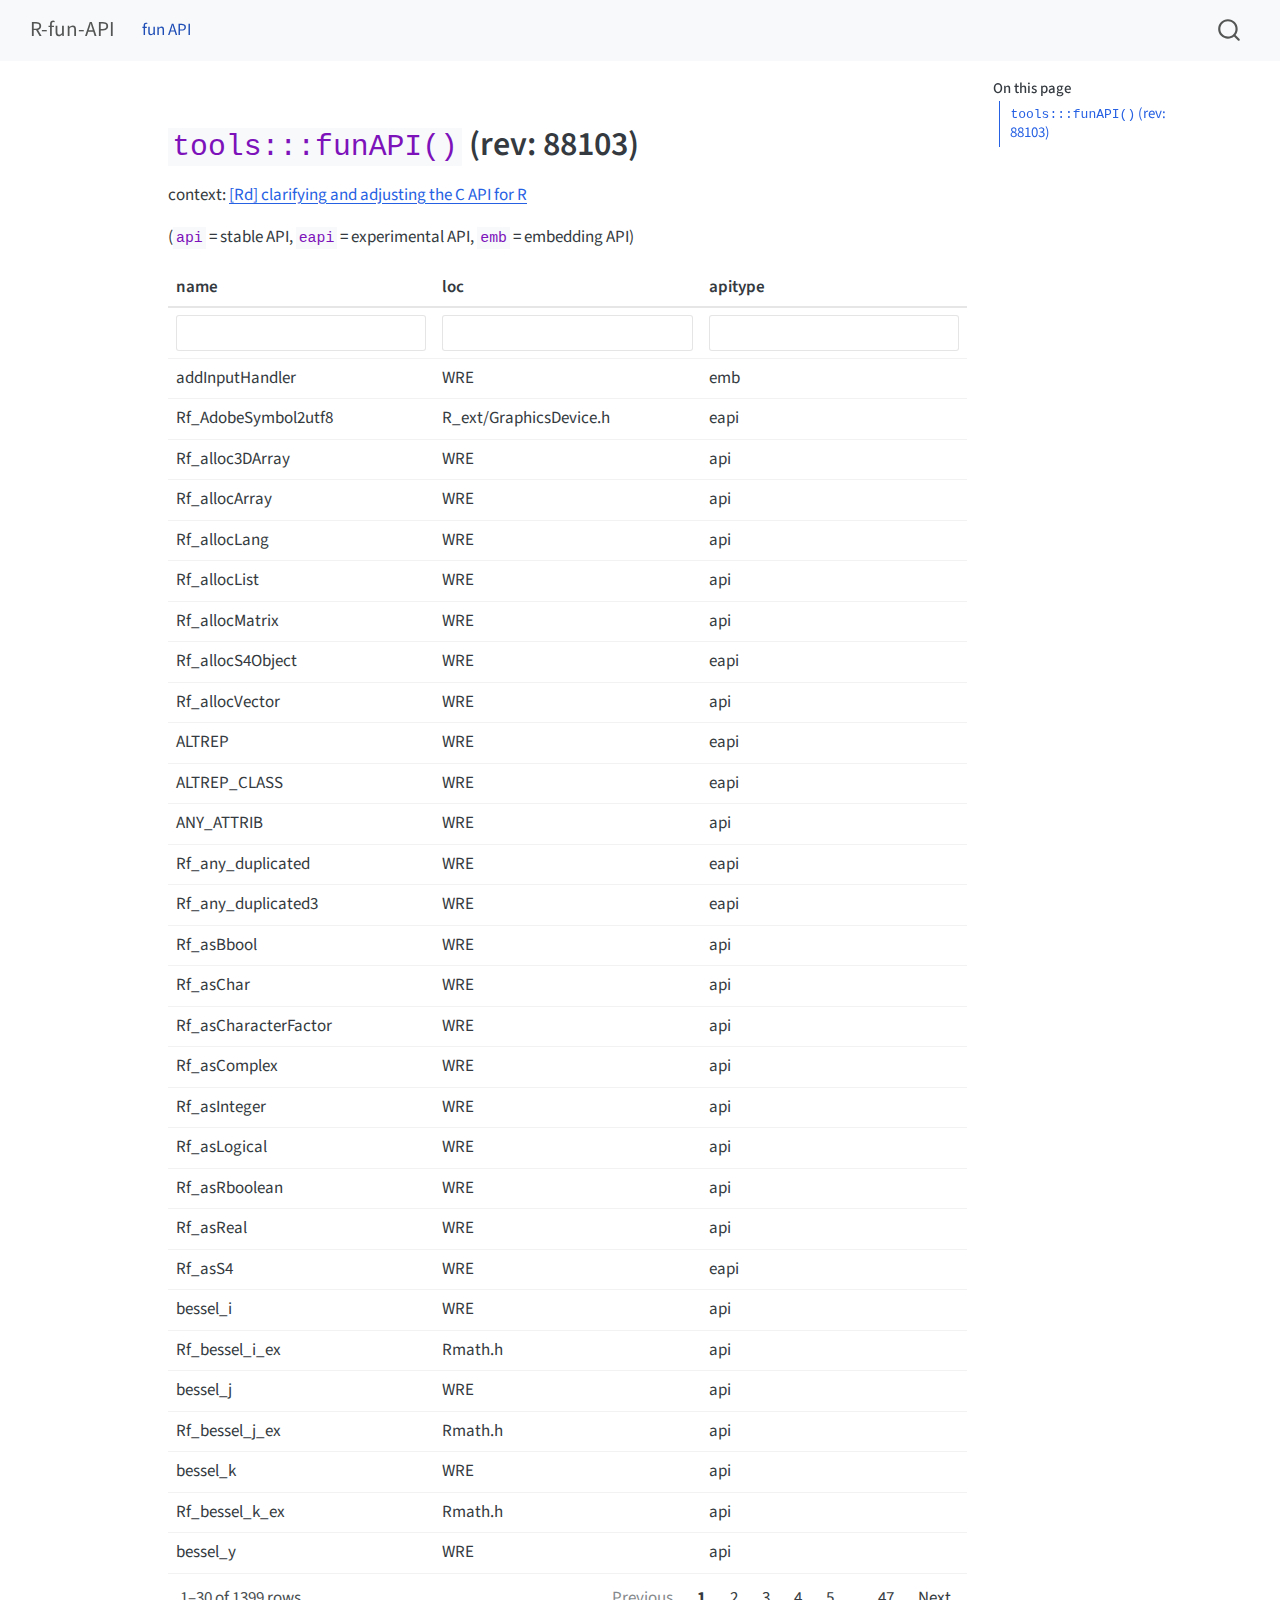
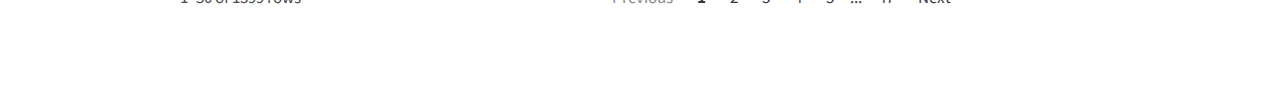
<file: index.html>
<!DOCTYPE html>
<html xmlns="http://www.w3.org/1999/xhtml" lang="en" xml:lang="en"><head>

<meta charset="utf-8">
<meta name="generator" content="quarto-1.6.43">

<meta name="viewport" content="width=device-width, initial-scale=1.0, user-scalable=yes">


<title>R-fun-API</title>
<style>
code{white-space: pre-wrap;}
span.smallcaps{font-variant: small-caps;}
div.columns{display: flex; gap: min(4vw, 1.5em);}
div.column{flex: auto; overflow-x: auto;}
div.hanging-indent{margin-left: 1.5em; text-indent: -1.5em;}
ul.task-list{list-style: none;}
ul.task-list li input[type="checkbox"] {
  width: 0.8em;
  margin: 0 0.8em 0.2em -1em; /* quarto-specific, see https://github.com/quarto-dev/quarto-cli/issues/4556 */ 
  vertical-align: middle;
}
</style>


<script src="site_libs/quarto-nav/quarto-nav.js"></script>
<script src="site_libs/quarto-nav/headroom.min.js"></script>
<script src="site_libs/clipboard/clipboard.min.js"></script>
<script src="site_libs/quarto-search/autocomplete.umd.js"></script>
<script src="site_libs/quarto-search/fuse.min.js"></script>
<script src="site_libs/quarto-search/quarto-search.js"></script>
<meta name="quarto:offset" content="./">
<script src="site_libs/quarto-html/quarto.js"></script>
<script src="site_libs/quarto-html/popper.min.js"></script>
<script src="site_libs/quarto-html/tippy.umd.min.js"></script>
<script src="site_libs/quarto-html/anchor.min.js"></script>
<link href="site_libs/quarto-html/tippy.css" rel="stylesheet">
<link href="site_libs/quarto-html/quarto-syntax-highlighting-d4d76bf8491c20bad77d141916dc28e1.css" rel="stylesheet" id="quarto-text-highlighting-styles">
<script src="site_libs/bootstrap/bootstrap.min.js"></script>
<link href="site_libs/bootstrap/bootstrap-icons.css" rel="stylesheet">
<link href="site_libs/bootstrap/bootstrap-8647a4a42273f773479d27c00df3f9ed.min.css" rel="stylesheet" append-hash="true" id="quarto-bootstrap" data-mode="light">
<script id="quarto-search-options" type="application/json">{
  "location": "navbar",
  "copy-button": false,
  "collapse-after": 3,
  "panel-placement": "end",
  "type": "overlay",
  "limit": 50,
  "keyboard-shortcut": [
    "f",
    "/",
    "s"
  ],
  "show-item-context": false,
  "language": {
    "search-no-results-text": "No results",
    "search-matching-documents-text": "matching documents",
    "search-copy-link-title": "Copy link to search",
    "search-hide-matches-text": "Hide additional matches",
    "search-more-match-text": "more match in this document",
    "search-more-matches-text": "more matches in this document",
    "search-clear-button-title": "Clear",
    "search-text-placeholder": "",
    "search-detached-cancel-button-title": "Cancel",
    "search-submit-button-title": "Submit",
    "search-label": "Search"
  }
}</script>
<script src="site_libs/core-js-2.5.3/shim.min.js"></script>
<script src="site_libs/react-18.2.0/react.min.js"></script>
<script src="site_libs/react-18.2.0/react-dom.min.js"></script>
<script src="site_libs/reactwidget-2.0.0/react-tools.js"></script>
<link href="site_libs/htmltools-fill-0.5.8.1/fill.css" rel="stylesheet">
<script src="site_libs/htmlwidgets-1.6.4/htmlwidgets.js"></script>
<link href="site_libs/reactable-0.4.4/reactable.css" rel="stylesheet">
<script src="site_libs/reactable-binding-0.4.4/reactable.js"></script>


<link rel="stylesheet" href="styles.css">
</head>

<body class="nav-fixed">

<div id="quarto-search-results"></div>
  <header id="quarto-header" class="headroom fixed-top">
    <nav class="navbar navbar-expand-lg " data-bs-theme="dark">
      <div class="navbar-container container-fluid">
      <div class="navbar-brand-container mx-auto">
    <a class="navbar-brand" href="./index.html">
    <span class="navbar-title">R-fun-API</span>
    </a>
  </div>
            <div id="quarto-search" class="" title="Search"></div>
          <button class="navbar-toggler" type="button" data-bs-toggle="collapse" data-bs-target="#navbarCollapse" aria-controls="navbarCollapse" role="menu" aria-expanded="false" aria-label="Toggle navigation" onclick="if (window.quartoToggleHeadroom) { window.quartoToggleHeadroom(); }">
  <span class="navbar-toggler-icon"></span>
</button>
          <div class="collapse navbar-collapse" id="navbarCollapse">
            <ul class="navbar-nav navbar-nav-scroll me-auto">
  <li class="nav-item">
    <a class="nav-link active" href="./index.html" aria-current="page"> 
<span class="menu-text">fun API</span></a>
  </li>  
</ul>
          </div> <!-- /navcollapse -->
            <div class="quarto-navbar-tools">
</div>
      </div> <!-- /container-fluid -->
    </nav>
</header>
<!-- content -->
<div id="quarto-content" class="quarto-container page-columns page-rows-contents page-layout-article page-navbar">
<!-- sidebar -->
<!-- margin-sidebar -->
    <div id="quarto-margin-sidebar" class="sidebar margin-sidebar">
        <nav id="TOC" role="doc-toc" class="toc-active">
    <h2 id="toc-title">On this page</h2>
   
  <ul>
  <li><a href="#toolsfunapi-rev-88103" id="toc-toolsfunapi-rev-88103" class="nav-link active" data-scroll-target="#toolsfunapi-rev-88103"><code>tools:::funAPI()</code> (rev: 88103)</a></li>
  </ul>
</nav>
    </div>
<!-- main -->
<main class="content" id="quarto-document-content"><header id="title-block-header" class="quarto-title-block"></header>




<section id="toolsfunapi-rev-88103" class="level1">
<h1><code>tools:::funAPI()</code> (rev: 88103)</h1>
<p>context: <a href="https://stat.ethz.ch/pipermail/r-devel/2024-June/083449.html">[Rd] clarifying and adjusting the C API for R</a></p>
<p>(<code>api</code> = stable API, <code>eapi</code> = experimental API, <code>emb</code> = embedding API)</p>
<div class="cell">
<div class="cell-output-display">
<div class="reactable html-widget html-fill-item" id="htmlwidget-7a73a5cddb2004047da0" style="width:auto;height:auto;"></div>
<script type="application/json" data-for="htmlwidget-7a73a5cddb2004047da0">{"x":{"tag":{"name":"Reactable","attribs":{"data":{"name":["addInputHandler","Rf_AdobeSymbol2utf8","Rf_alloc3DArray","Rf_allocArray","Rf_allocLang","Rf_allocList","Rf_allocMatrix","Rf_allocS4Object","Rf_allocVector","ALTREP","ALTREP_CLASS","ANY_ATTRIB","Rf_any_duplicated","Rf_any_duplicated3","Rf_asBbool","Rf_asChar","Rf_asCharacterFactor","Rf_asComplex","Rf_asInteger","Rf_asLogical","Rf_asRboolean","Rf_asReal","Rf_asS4","bessel_i","Rf_bessel_i_ex","bessel_j","Rf_bessel_j_ex","bessel_k","Rf_bessel_k_ex","bessel_y","Rf_bessel_y_ex","beta","CAAR","CAD4R","CAD5R","CADDDR","CADDR","CADR","CAR","CDAR","CDDDR","CDDR","CDR","cgmin","CHAR","Rf_charIsASCII","Rf_charIsLatin1","Rf_charIsUTF8","choose","Rf_classgets","CleanEd","CLEAR_ATTRIB","Rf_coerceVector","Rf_col2name","COMPLEX","COMPLEX_ELT","COMPLEX_GET_REGION","COMPLEX_OR_NULL","COMPLEX_RO","Rf_cons","CONS","Rf_copyListMatrix","Rf_copyMatrix","Rf_copyMostAttrib","Rf_copyVector","cospi","Rf_cPsort","Rf_CreateAtVector","Rf_curDevice","d1mach","dasum_","DATAPTR_OR_NULL","DATAPTR_RO","daxpy_","dbdsdc_","dbdsqr_","Rf_dbeta","Rf_dbinom","Rf_dbinom_raw","dcabs1_","Rf_dcauchy","dchdc_","dchdd_","dchex_","Rf_dchisq","dchud_","dcopy_","ddisna_","ddot_","Rf_defineVar","delztg","Rf_desc2GEDesc","Rf_dexp","Rf_df","Rf_dgamma","dgbbrd_","dgbco_","dgbcon_","dgbdi_","dgbequ_","dgbfa_","dgbmv_","dgbrfs_","dgbsl_","dgbsv_","dgbsvx_","dgbtf2_","dgbtrf_","dgbtrs_","dgebak_","dgebal_","dgebd2_","dgebrd_","dgeco_","dgecon_","dgedi_","dgeequ_","dgees_","dgeesx_","dgeev_","dgeevx_","dgefa_","dgegs_","dgegv_","dgehd2_","dgehrd_","dgelq2_","dgelqf_","dgels_","dgelsd_","dgelss_","dgelsx_","dgelsy_","dgemm_","dgemv_","Rf_dgeom","dgeql2_","dgeqlf_","dgeqp3_","dgeqpf_","dgeqr2_","dgeqrf_","dger_","dgerfs_","dgerq2_","dgerqf_","dgesc2_","dgesdd_","dgesl_","dgesv_","dgesvd_","dgesvx_","dgetc2_","dgetf2_","dgetrf_","dgetri_","dgetrs_","dggbak_","dggbal_","dgges_","dggesx_","dggev_","dggevx_","dggglm_","dgghrd_","dgglse_","dggqrf_","dggrqf_","dggsvd_","dggsvp_","dgtcon_","dgtrfs_","dgtsl_","dgtsv_","dgtsvx_","dgttrf_","dgttrs_","dgtts2_","dhgeqz_","dhsein_","dhseqr_","Rf_dhyper","digamma","Rf_dimgets","Rf_dimnamesgets","disnan_","dlabad_","dlabrd_","dlacon_","dlacpy_","dladiv_","dlae2_","dlaebz_","dlaed0_","dlaed1_","dlaed2_","dlaed3_","dlaed4_","dlaed5_","dlaed6_","dlaed7_","dlaed8_","dlaed9_","dlaeda_","dlaein_","dlaev2_","dlaexc_","dlag2_","dlags2_","dlagtf_","dlagtm_","dlagts_","dlagv2_","dlahqr_","dlahrd_","dlaic1_","dlaln2_","dlals0_","dlalsa_","dlalsd_","dlamc1_","dlamc2_","dlamc3_","dlamc4_","dlamc5_","dlamch_","dlamrg_","dlangb_","dlange_","dlangt_","dlanhs_","dlansb_","dlansp_","dlanst_","dlansy_","dlantb_","dlantp_","dlantr_","dlanv2_","dlapll_","dlapmt_","dlapy2_","dlapy3_","dlaqgb_","dlaqge_","dlaqp2_","dlaqps_","dlaqsb_","dlaqsp_","dlaqsy_","dlaqtr_","dlar1v_","dlar2v_","dlarf_","dlarfb_","dlarfg_","dlarft_","dlarfx_","dlargv_","dlarnv_","dlarrb_","dlarre_","dlarrf_","dlarrv_","dlartg_","dlartv_","dlaruv_","dlarz_","dlarzb_","dlarzt_","dlas2_","dlascl_","dlasd0_","dlasd1_","dlasd2_","dlasd3_","dlasd4_","dlasd5_","dlasd6_","dlasd7_","dlasd8_","dlasd9_","dlasda_","dlasdq_","dlasdt_","dlaset_","dlasq1_","dlasq2_","dlasq3_","dlasq4_","dlasq5_","dlasq6_","dlasr_","dlasrt_","dlassq_","dlasv2_","dlaswp_","dlasy2_","dlasyf_","dlatbs_","dlatdf_","dlatps_","dlatrd_","dlatrs_","dlatrz_","dlatzm_","dlauu2_","dlauum_","Rf_dlnorm","Rf_dlogis","Rf_dnbeta","Rf_dnbinom","Rf_dnbinom_mu","Rf_dnchisq","Rf_dnf","Rf_dnorm4","dnrm2_","Rf_dnt","Rf_doesIdle","Rf_doIdle","Rf_doKeybd","Rf_doMouseEvent","dopgtr_","dopmtr_","dorg2l_","dorg2r_","dorgbr_","dorghr_","dorgl2_","dorglq_","dorgql_","dorgqr_","dorgr2_","dorgrq_","dorgtr_","dorm2l_","dorm2r_","dormbr_","dormhr_","dorml2_","dormlq_","dormql_","dormqr_","dormr2_","dormr3_","dormrq_","dormrz_","dormtr_","dpbco_","dpbcon_","dpbdi_","dpbequ_","dpbfa_","dpbrfs_","dpbsl_","dpbstf_","dpbsv_","dpbsvx_","dpbtf2_","dpbtrf_","dpbtrs_","dpftrf_","dpoco_","dpocon_","dpodi_","dpoequ_","dpofa_","Rf_dpois","Rf_dpois_raw","dporfs_","dposl_","dposv_","dposvx_","dpotf2_","dpotrf_","dpotrf2_","dpotri_","dpotrs_","dppco_","dppcon_","dppdi_","dppequ_","dppfa_","dpprfs_","dppsl_","dppsv_","dppsvx_","dpptrf_","dpptri_","dpptrs_","dpsifn","dpstrf_","dptcon_","dpteqr_","dptrfs_","dptsl_","dptsv_","dptsvx_","dpttrf_","dpttrs_","dptts2_","dqrdc_","dqrsl_","drot_","drotg_","drotm_","drotmg_","drscl_","dsbev_","dsbevd_","dsbevx_","dsbgst_","dsbgv_","dsbgvd_","dsbgvx_","dsbmv_","dsbtrd_","dscal_","dsico_","dsidi_","dsifa_","Rf_dsignrank","dsisl_","dspco_","dspcon_","dspdi_","dspev_","dspevd_","dspevx_","dspfa_","dspgst_","dspgv_","dspgvd_","dspgvx_","dspmv_","dspr_","dspr2_","dsprfs_","dspsl_","dspsv_","dspsvx_","dsptrd_","dsptrf_","dsptri_","dsptrs_","dstebz_","dstedc_","dstegr_","dstein_","dsteqr_","dsterf_","dstev_","dstevd_","dstevr_","dstevx_","dsvdc_","dswap_","dsycon_","dsyequb_","dsyev_","dsyevd_","dsyevr_","dsyevx_","dsygs2_","dsygst_","dsygv_","dsygvd_","dsygvx_","dsymm_","dsymv_","dsyr_","dsyr2_","dsyr2k_","dsyrfs_","dsyrk_","dsysv_","dsysvx_","dsytd2_","dsytf2_","dsytrd_","dsytrf_","dsytri_","dsytrs_","Rf_dt","dtbcon_","dtbmv_","dtbrfs_","dtbsv_","dtbtrs_","dtfsm_","dtgevc_","dtgex2_","dtgexc_","dtgsen_","dtgsja_","dtgsna_","dtgsy2_","dtgsyl_","dtpcon_","dtpmv_","dtprfs_","dtpsv_","dtptri_","dtptrs_","dtpttr_","dtrco_","dtrcon_","dtrevc_","dtrexc_","dtrmm_","dtrmv_","dtrrfs_","dtrsen_","dtrsl_","dtrsm_","dtrsna_","dtrsv_","dtrsyl_","dtrti2_","dtrtri_","dtrtrs_","dtrttf_","dtrttp_","dtzrqf_","dtzrzf_","Rf_dunif","Rf_duplicate","DUPLICATE_ATTRIB","Rf_duplicated","Rf_dweibull","Rf_dwilcox","dzasum_","dznrm2_","dzsum1_","Rf_elt","Rf_endEmbeddedR","Rf_error","Rf_errorcall","Rf_eval","exp_rand","expm1","Rf_findFun","findInterval","findInterval2","fmax2","fmin2","fprec","fpu_setup","fround","fsign","ftrunc","gammafn","Rf_GAxisPars","GE_LENDget","GE_LENDpar","GE_LJOINget","GE_LJOINpar","GE_LTYget","GE_LTYpar","GEaddDevice","GEaddDevice2","GEaddDevice2f","GECap","GEcheckState","GECircle","GEcontourLines","GEcopyDisplayList","GEcreateDevDesc","GEcreateSnapshot","GEcurrentDevice","GEdestroyDevDesc","GEdeviceDirty","GEdeviceNumber","GEdirtyDevice","GEExpressionHeight","GEExpressionMetric","GEExpressionWidth","GEFill","GEFillStroke","GEfromDeviceHeight","GEfromDeviceWidth","GEfromDeviceX","GEfromDeviceY","GEgetDevice","GEGlyph","GEhandleEvent","GEinitDisplayList","GEkillDevice","GELine","GEMathText","GEMetricInfo","GEMode","GENewPage","GEnullDevice","GEonExit","GEPath","GEplayDisplayList","GEplaySnapshot","GEPolygon","GEPolyline","GEPretty","GERaster","GErecordGraphicOperation","GErecording","GERect","GEregisterSystem","GEregisterWithDevice","GESetClip","GEStrHeight","GEstring_to_pch","GEStrMetric","GEStroke","GEStrWidth","GESymbol","GEsystemState","Rf_GetArrayDimnames","Rf_getAttrib","Rf_getCharCE","Rf_GetColNames","GEText","getInputHandler","Rf_GetMatrixDimnames","GEtoDeviceHeight","GEtoDeviceWidth","GEtoDeviceX","GEtoDeviceY","Rf_GetOption1","Rf_GetOptionWidth","GetRNGstate","Rf_GetRowNames","GEunregisterSystem","GEXspline","i1mach","idamax_","ilaenv_","ilaver_","imax2","imin2","Rf_inherits","Rf_initEmbeddedR","Rf_initialize_R","Rf_install","Rf_installChar","Rf_installTrChar","INTEGER","INTEGER_ELT","INTEGER_GET_REGION","INTEGER_IS_SORTED","INTEGER_NO_NA","INTEGER_OR_NULL","INTEGER_RO","integr_fn","interv","Rf_iPsort","IS_LONG_VEC","IS_SCALAR","Rf_isArray","Rf_isBlankString","Rf_isComplex","Rf_isDataFrame","Rf_isEnvironment","Rf_isExpression","Rf_isFactor","Rf_isFunction","Rf_isInteger","Rf_isLanguage","Rf_isList","Rf_isLogical","Rf_isMatrix","ISNA","ISNAN","Rf_isNewList","Rf_isNull","Rf_isNumber","Rf_isNumeric","Rf_isObject","Rf_isOrdered","Rf_isPairList","Rf_isPrimitive","Rf_isReal","Rf_isS4","Rf_isString","Rf_isSymbol","Rf_isTs","Rf_isUnordered","Rf_isUnsorted","Rf_isVector","Rf_isVectorAtomic","Rf_isVectorizable","Rf_isVectorList","izamax_","izmax1_","Rf_jump_to_toplevel","Rf_KillAllDevices","Rf_killDevice","Rf_lang1","Rf_lang2","Rf_lang3","Rf_lang4","Rf_lang5","Rf_lang6","Rf_lastElt","lbeta","lbfgsb","lchoose","Rf_lcons","LCONS","Rf_length","LENGTH","Rf_lengthgets","lgamma1p","lgammafn","Rf_lgammafn_sign","Rf_list1","Rf_list2","Rf_list3","Rf_list4","Rf_list5","Rf_list6","Rf_listAppend","log1mexp","log1p","log1pexp","log1pmx","LOGICAL","LOGICAL_ELT","LOGICAL_GET_REGION","LOGICAL_NO_NA","LOGICAL_OR_NULL","LOGICAL_RO","logspace_add","logspace_sub","logspace_sum","lsame_","Rf_mainloop","MARK_NOT_MUTABLE","Rf_match","MAYBE_REFERENCED","MAYBE_SHARED","Rf_mkChar","Rf_mkCharCE","Rf_mkCharLen","Rf_mkCharLenCE","Rf_mkNamed","Rf_mkString","Rf_namesgets","Rf_ncols","Rf_ndevNumber","Rf_NewFrameConfirm","Rf_nextDevice","Rf_nlevels","nmmin","NO_REFERENCES","Rf_NoDevices","norm_rand","NOT_SHARED","Rf_nrows","Rf_nthcdr","Rf_NumDevices","Rf_onintr","Rf_onintrNoResume","optimfn","optimgr","Rf_PairToVectorList","Rf_pbeta","Rf_pbinom","Rf_pcauchy","Rf_pchisq","pentagamma","Rf_pexp","Rf_pf","Rf_pgamma","Rf_pgeom","Rf_phyper","Rf_plnorm","Rf_plogis","Rf_pmatch","Rf_pnbeta","Rf_pnbinom","Rf_pnbinom_mu","Rf_pnchisq","Rf_pnf","Rf_pnorm_both","Rf_pnorm5","Rf_pnt","pow1p","Rf_ppois","Rf_prevDevice","PRINTNAME","Rf_PrintValue","process_site_Renviron","process_system_Renviron","process_user_Renviron","Rf_protect","PROTECT","PROTECT_WITH_INDEX","psigamma","Rf_psignrank","Rf_psmatch","Rf_pt","Rf_ptukey","Rf_punif","PutRNGstate","Rf_pweibull","Rf_pwilcox","Rf_qbeta","Rf_qbinom","Rf_qcauchy","Rf_qchisq","Rf_qexp","Rf_qf","Rf_qgamma","Rf_qgeom","Rf_qhyper","Rf_qlnorm","Rf_qlogis","Rf_qnbeta","Rf_qnbinom","Rf_qnbinom_mu","Rf_qnchisq","Rf_qnf","Rf_qnorm5","Rf_qnt","Rf_qpois","Rf_qsignrank","Rf_qt","Rf_qtukey","Rf_qunif","Rf_qweibull","Rf_qwilcox","R_ActiveBindingFunction","R_addhistory","R_alloc","R_allocLD","R_altrep_data1","R_altrep_data2","R_altrep_inherits","R_atof","R_BindingIsActive","R_BindingIsLocked","R_Busy","R_BytecodeExpr","R_Calloc","R_calloc_gc","R_CHAR","R_check_class_etc","R_CheckDeviceAvailable","R_CheckDeviceAvailableBool","R_CheckStack","R_CheckStack2","R_CheckUserInterrupt","R_chk_calloc","R_chk_free","R_chk_realloc","R_ChooseFile","R_CleanTempDir","R_CleanUp","R_ClearerrConsole","R_ClearExternalPtr","R_ClosureBody","R_ClosureEnv","R_ClosureExpr","R_ClosureFormals","R_common_command_line","R_compute_identical","R_ContinueUnwind","R_csort","R_DefCallbacks","R_DefParams","R_DefParamsEx","R_do_MAKE_CLASS","R_do_new_object","R_do_slot","R_do_slot_assign","R_dot_Last","R_EditFile","R_EditFiles","R_EnvironmentIsLocked","R_ExecWithCleanup","R_existsVarInFrame","R_ExpandFileName","R_ExternalPtrAddr","R_ExternalPtrAddrFn","R_ExternalPtrProtected","R_ExternalPtrTag","R_FindNamespace","R_FindSymbol","R_finite","R_FINITE","R_FlushConsole","R_forceAndCall","R_forceSymbols","R_Free","R_free_tmpnam","R_gc","R_gc_running","R_GE_checkVersionOrDie","R_GE_clipPathFillRule","R_GE_getVersion","R_GE_glyphColour","R_GE_glyphFont","R_GE_glyphFontFamily","R_GE_glyphFontFile","R_GE_glyphFontIndex","R_GE_glyphFontPSname","R_GE_glyphFontStyle","R_GE_glyphFontWeight","R_GE_glyphID","R_GE_glyphInfoFonts","R_GE_glyphInfoGlyphs","R_GE_glyphRotation","R_GE_glyphSize","R_GE_glyphX","R_GE_glyphY","R_GE_hasGlyphRotation","R_GE_isPattern","R_GE_linearGradientColour","R_GE_linearGradientExtend","R_GE_linearGradientNumStops","R_GE_linearGradientStop","R_GE_linearGradientX1","R_GE_linearGradientX2","R_GE_linearGradientY1","R_GE_linearGradientY2","R_GE_maskType","R_GE_patternType","R_GE_radialGradientColour","R_GE_radialGradientCX1","R_GE_radialGradientCX2","R_GE_radialGradientCY1","R_GE_radialGradientCY2","R_GE_radialGradientExtend","R_GE_radialGradientNumStops","R_GE_radialGradientR1","R_GE_radialGradientR2","R_GE_radialGradientStop","R_GE_rasterInterpolate","R_GE_rasterResizeForRotation","R_GE_rasterRotate","R_GE_rasterRotatedOffset","R_GE_rasterRotatedSize","R_GE_rasterScale","R_GE_str2col","R_GE_tilingPatternExtend","R_GE_tilingPatternFunction","R_GE_tilingPatternHeight","R_GE_tilingPatternWidth","R_GE_tilingPatternX","R_GE_tilingPatternY","R_GE_VStrHeight","R_GE_VStrWidth","R_GE_VText","R_GetCCallable","R_getClassDef","R_GetCurrentSrcref","R_getEmbeddingDllInfo","R_GetSrcFilename","R_getVar","R_getVarEx","R_GetX11Image","R_has_slot","R_HomeDir","R_InitFileInPStream","R_InitFileOutPStream","R_InitInPStream","R_InitOutPStream","R_Interactive","R_IsNA","R_IsNamespaceEnv","R_IsNaN","R_isnancpp","R_isort","R_IsPackageEnv","R_loadhistory","R_LockBinding","R_LockEnvironment","R_lsInternal3","R_make_altcomplex_class","R_make_altinteger_class","R_make_altlist_class","R_make_altlogical_class","R_make_altraw_class","R_make_altreal_class","R_make_altstring_class","R_MakeActiveBinding","R_MakeExternalPtr","R_MakeExternalPtrFn","R_MakeUnwindCont","R_MakeWeakRef","R_MakeWeakRefC","R_malloc_gc","R_max_col","R_mkClosure","R_NamespaceEnvSpec","R_new_altrep","R_NewEnv","R_NewPreciousMSet","R_orderVector","R_orderVector1","R_PackageEnvName","R_ParentEnv","R_ParseEvalString","R_ParseString","R_ParseVector","R_PolledEvents","R_pow","R_pow_di","R_PreserveInMSet","R_PreserveObject","R_ProcessEvents","R_ProtectWithIndex","R_qsort","R_qsort_I","R_qsort_int","R_qsort_int_I","R_ReadConsole","R_Realloc","R_realloc_gc","R_RegisterCCallable","R_RegisterCFinalizer","R_RegisterCFinalizerEx","R_RegisterFinalizer","R_RegisterFinalizerEx","R_registerRoutines","R_ReleaseFromMSet","R_ReleaseObject","R_removeVarFromFrame","R_ReplDLLdo1","R_ReplDLLinit","R_Reprotect","R_ResetConsole","R_RestoreGlobalEnv","R_RestoreGlobalEnvFromFile","R_rsort","R_RunExitFinalizers","R_RunPendingFinalizers","R_RunWeakRefFinalizer","R_sample_kind","R_SaveGlobalEnv","R_SaveGlobalEnvToFile","R_savehistory","R_Serialize","R_set_altcomplex_Elt_method","R_set_altcomplex_Get_region_method","R_set_altinteger_Elt_method","R_set_altinteger_Get_region_method","R_set_altinteger_Is_sorted_method","R_set_altinteger_Max_method","R_set_altinteger_Min_method","R_set_altinteger_No_NA_method","R_set_altinteger_Sum_method","R_set_altlist_Elt_method","R_set_altlist_Set_elt_method","R_set_altlogical_Elt_method","R_set_altlogical_Get_region_method","R_set_altlogical_Is_sorted_method","R_set_altlogical_No_NA_method","R_set_altlogical_Sum_method","R_set_altraw_Elt_method","R_set_altraw_Get_region_method","R_set_altreal_Elt_method","R_set_altreal_Get_region_method","R_set_altreal_Is_sorted_method","R_set_altreal_Max_method","R_set_altreal_Min_method","R_set_altreal_No_NA_method","R_set_altreal_Sum_method","R_set_altrep_Coerce_method","R_set_altrep_data1","R_set_altrep_data2","R_set_altrep_Duplicate_method","R_set_altrep_DuplicateEX_method","R_set_altrep_Inspect_method","R_set_altrep_Length_method","R_set_altrep_Serialized_state_method","R_set_altrep_Unserialize_method","R_set_altrep_UnserializeEX_method","R_set_altstring_Elt_method","R_set_altstring_Is_sorted_method","R_set_altstring_No_NA_method","R_set_altstring_Set_elt_method","R_set_altvec_Dataptr_method","R_set_altvec_Dataptr_or_null_method","R_set_altvec_Extract_subset_method","R_set_command_line_arguments","R_SetExternalPtrAddr","R_SetExternalPtrProtected","R_SetExternalPtrTag","R_SetParams","R_setStartTime","R_setupHistory","R_ShowFiles","R_ShowMessage","R_SizeFromEnv","R_strtod","R_Suicide","R_tmpnam","R_tmpnam2","R_ToplevelExec","R_tryCatch","R_tryCatchError","R_tryEval","R_tryEvalSilent","R_unif_index","R_unLockBinding","R_Unserialize","R_UnwindProtect","R_useDynamicSymbols","R_Version","R_wait_usec","R_WeakRefKey","R_WeakRefValue","R_withCallingErrorHandler","R_WriteConsole","R_WriteConsoleEx","RAW","RAW_ELT","RAW_GET_REGION","RAW_OR_NULL","RAW_RO","Rf_rbeta","Rf_rbinom","Rf_rcauchy","Rf_rchisq","Rdqagi","Rdqags","REAL","REAL_ELT","REAL_GET_REGION","REAL_IS_SORTED","REAL_NO_NA","REAL_OR_NULL","REAL_RO","Rf_reEnc","removeInputHandler","REprintf","REPROTECT","REvprintf","Rf_revsort","Rf_rexp","Rf_rf","Rf_rgamma","Rf_RGBpar","Rf_RGBpar3","Rf_rgeom","Rf_rhyper","Riconv","Riconv_close","Riconv_open","Rf_rlnorm","Rf_rlogis","rmultinom","Rf_rnbeta","Rf_rnbinom","Rf_rnbinom_mu","Rf_rnchisq","Rf_rnorm","Rf_rpois","Rprintf","Rf_rPsort","Rf_rsignrank","rsort_with_index","Rf_rt","Rtanpi","run_Rmainloop","Rf_runif","Rvprintf","Rf_rweibull","Rf_rwilcox","S_alloc","S_realloc","samin","Rf_ScalarComplex","Rf_ScalarInteger","Rf_ScalarLogical","Rf_ScalarRaw","Rf_ScalarReal","Rf_ScalarString","select","Rf_selectDevice","SET_COMPLEX_ELT","SET_INTEGER_ELT","SET_LOGICAL_ELT","SET_RAW_ELT","SET_REAL_ELT","SET_STRING_ELT","SET_TAG","SET_VECTOR_ELT","Rf_setAttrib","SETCAD4R","SETCADDDR","SETCADDR","SETCADR","SETCAR","SETCDR","setup_Rmainloop","Rf_setVar","Rf_shallow_duplicate","SHALLOW_DUPLICATE_ATTRIB","sign","signrank_free","sinpi","Rf_str2type","STRING_ELT","STRING_IS_SORTED","STRING_NO_NA","STRING_PTR_RO","Rf_StringBlank","Rf_StringFalse","Rf_StringTrue","TAG","tanpi","tetragamma","Rf_topenv","Rf_translateChar","Rf_translateCharUTF8","trigamma","Rf_type2char","Rf_type2str","Rf_type2str_nowarn","TYPEOF","Rf_ucstoutf8","unif_rand","UNIMPLEMENTED","Rf_unprotect","UNPROTECT","Rf_unprotect_ptr","UNPROTECT_PTR","Rf_utf8toAdobeSymbol","Rf_utf8ToLatin1AdobeSymbol2utf8","Rf_utf8Toutf8NoPUA","VECTOR_ELT","VECTOR_PTR_RO","Rf_VectorToPairList","vmaxget","vmaxset","vmmin","Rf_warning","Rf_warningcall","Rf_warningcall_immediate","wilcox_free","WrongArgCount","Rf_xlength","XLENGTH","Rf_xlengthgets","zaxpy_","zbdsqr_","zcopy_","zdotc_","zdotu_","zdrot_","zdscal_","zgbmv_","zgebak_","zgebal_","zgebd2_","zgebrd_","zgecon_","zgees_","zgeev_","zgehd2_","zgehrd_","zgelq2_","zgelqf_","zgels_","zgelsd_","zgemm_","zgemv_","zgeqp3_","zgeqr2_","zgeqrf_","zgerc_","zgeru_","zgesdd_","zgesv_","zgesvd_","zgesvx_","zgetf2_","zgetrf_","zgetrf2_","zgetri_","zgetrs_","zgges_","zggev_","zhbmv_","zhecon_","zheev_","zheevd_","zhemm_","zhemv_","zher_","zher2_","zher2k_","zherk_","zhetd2_","zhetrd_","zhetrf_","zhetri_","zhetrs_","zhpcon_","zhpev_","zhpmv_","zhpr_","zhpr2_","zhptrf_","zhptri_","zhptrs_","zhseqr_","zlabrd_","zlacgv_","zlacn2_","zlacpy_","zlahqr_","zlahrd_","zlange_","zlanhe_","zlanhp_","zlanhs_","zlansp_","zlansy_","zlantp_","zlantr_","zlaqp2_","zlaqps_","zlarf_","zlarfb_","zlarfg_","zlarft_","zlarfx_","zlartg_","zlascl_","zlaset_","zlasr_","zlassq_","zlaswp_","zlatrd_","zlatrs_","zpocon_","zpotrf_","zpotrf2_","zpotri_","zpotrs_","zppcon_","zpptrf_","zpptri_","zpptrs_","zpstrf_","zrot_","zrotg_","zscal_","zspcon_","zspmv_","zsptrf_","zsptri_","zsptrs_","zsteqr_","zswap_","zsycon_","zsymm_","zsymv_","zsyr2k_","zsyrk_","zsytrf_","zsytri_","zsytrs_","ztbmv_","ztbsv_","ztgsen_","ztpcon_","ztpmv_","ztpsv_","ztptri_","ztptrs_","ztrcon_","ztrevc_","ztrmm_","ztrmv_","ztrsen_","ztrsm_","ztrsv_","ztrsyl_","ztrtri_","ztrtrs_","zung2l_","zung2r_","zungbr_","zunghr_","zungl2_","zunglq_","zungql_","zungqr_","zungr2_","zungrq_","zungtr_","zunm2r_","zunmbr_","zunml2_","zunmlq_","zunmqr_"],"loc":["WRE","R_ext/GraphicsDevice.h","WRE","WRE","WRE","WRE","WRE","WRE","WRE","WRE","WRE","WRE","WRE","WRE","WRE","WRE","WRE","WRE","WRE","WRE","WRE","WRE","WRE","WRE","Rmath.h","WRE","Rmath.h","WRE","Rmath.h","WRE","Rmath.h","WRE","WRE","WRE","WRE","WRE","WRE","WRE","WRE","WRE","WRE","WRE","WRE","WRE","WRE","WRE","WRE","WRE","WRE","WRE","WRE","WRE","WRE","R_ext/GraphicsEngine.h","WRE","WRE","WRE","WRE","WRE","WRE","WRE","WRE","WRE","WRE","WRE","WRE","WRE","R_ext/GraphicsEngine.h","R_ext/GraphicsDevice.h","WRE","R_ext/BLAS.h","WRE","WRE","R_ext/BLAS.h","R_ext/Lapack.h","R_ext/Lapack.h","Rmath.h","Rmath.h","Rmath.h","R_ext/BLAS.h","Rmath.h","R_ext/Linpack.h","R_ext/Linpack.h","R_ext/Linpack.h","Rmath.h","R_ext/Linpack.h","R_ext/BLAS.h","R_ext/Lapack.h","R_ext/BLAS.h","WRE","R_ext/Lapack.h","R_ext/GraphicsEngine.h","Rmath.h","Rmath.h","Rmath.h","R_ext/Lapack.h","R_ext/Linpack.h","R_ext/Lapack.h","R_ext/Linpack.h","R_ext/Lapack.h","R_ext/Linpack.h","R_ext/BLAS.h","R_ext/Lapack.h","R_ext/Linpack.h","R_ext/Lapack.h","R_ext/Lapack.h","R_ext/Lapack.h","R_ext/Lapack.h","R_ext/Lapack.h","R_ext/Lapack.h","R_ext/Lapack.h","R_ext/Lapack.h","R_ext/Lapack.h","R_ext/Linpack.h","R_ext/Lapack.h","R_ext/Linpack.h","R_ext/Lapack.h","R_ext/Lapack.h","R_ext/Lapack.h","R_ext/Lapack.h","R_ext/Lapack.h","R_ext/Linpack.h","R_ext/Lapack.h","R_ext/Lapack.h","R_ext/Lapack.h","R_ext/Lapack.h","R_ext/Lapack.h","R_ext/Lapack.h","R_ext/Lapack.h","R_ext/Lapack.h","R_ext/Lapack.h","R_ext/Lapack.h","R_ext/Lapack.h","R_ext/BLAS.h","R_ext/BLAS.h","Rmath.h","R_ext/Lapack.h","R_ext/Lapack.h","R_ext/Lapack.h","R_ext/Lapack.h","R_ext/Lapack.h","R_ext/Lapack.h","R_ext/BLAS.h","R_ext/Lapack.h","R_ext/Lapack.h","R_ext/Lapack.h","R_ext/Lapack.h","R_ext/Lapack.h","R_ext/Linpack.h","R_ext/Lapack.h","R_ext/Lapack.h","R_ext/Lapack.h","R_ext/Lapack.h","R_ext/Lapack.h","R_ext/Lapack.h","R_ext/Lapack.h","R_ext/Lapack.h","R_ext/Lapack.h","R_ext/Lapack.h","R_ext/Lapack.h","R_ext/Lapack.h","R_ext/Lapack.h","R_ext/Lapack.h","R_ext/Lapack.h","R_ext/Lapack.h","R_ext/Lapack.h","R_ext/Lapack.h","R_ext/Lapack.h","R_ext/Lapack.h","R_ext/Lapack.h","R_ext/Lapack.h","R_ext/Lapack.h","R_ext/Linpack.h","R_ext/Lapack.h","R_ext/Lapack.h","R_ext/Lapack.h","R_ext/Lapack.h","R_ext/Lapack.h","R_ext/Lapack.h","R_ext/Lapack.h","R_ext/Lapack.h","Rmath.h","WRE","WRE","WRE","R_ext/Lapack.h","R_ext/Lapack.h","R_ext/Lapack.h","R_ext/Lapack.h","R_ext/Lapack.h","R_ext/Lapack.h","R_ext/Lapack.h","R_ext/Lapack.h","R_ext/Lapack.h","R_ext/Lapack.h","R_ext/Lapack.h","R_ext/Lapack.h","R_ext/Lapack.h","R_ext/Lapack.h","R_ext/Lapack.h","R_ext/Lapack.h","R_ext/Lapack.h","R_ext/Lapack.h","R_ext/Lapack.h","R_ext/Lapack.h","R_ext/Lapack.h","R_ext/Lapack.h","R_ext/Lapack.h","R_ext/Lapack.h","R_ext/Lapack.h","R_ext/Lapack.h","R_ext/Lapack.h","R_ext/Lapack.h","R_ext/Lapack.h","R_ext/Lapack.h","R_ext/Lapack.h","R_ext/Lapack.h","R_ext/Lapack.h","R_ext/Lapack.h","R_ext/Lapack.h","R_ext/Lapack.h","R_ext/Lapack.h","R_ext/Lapack.h","R_ext/Lapack.h","R_ext/Lapack.h","R_ext/Lapack.h","R_ext/Lapack.h","R_ext/Lapack.h","R_ext/Lapack.h","R_ext/Lapack.h","R_ext/Lapack.h","R_ext/Lapack.h","R_ext/Lapack.h","R_ext/Lapack.h","R_ext/Lapack.h","R_ext/Lapack.h","R_ext/Lapack.h","R_ext/Lapack.h","R_ext/Lapack.h","R_ext/Lapack.h","R_ext/Lapack.h","R_ext/Lapack.h","R_ext/Lapack.h","R_ext/Lapack.h","R_ext/Lapack.h","R_ext/Lapack.h","R_ext/Lapack.h","R_ext/Lapack.h","R_ext/Lapack.h","R_ext/Lapack.h","R_ext/Lapack.h","R_ext/Lapack.h","R_ext/Lapack.h","R_ext/Lapack.h","R_ext/Lapack.h","R_ext/Lapack.h","R_ext/Lapack.h","R_ext/Lapack.h","R_ext/Lapack.h","R_ext/Lapack.h","R_ext/Lapack.h","R_ext/Lapack.h","R_ext/Lapack.h","R_ext/Lapack.h","R_ext/Lapack.h","R_ext/Lapack.h","R_ext/Lapack.h","R_ext/Lapack.h","R_ext/Lapack.h","R_ext/Lapack.h","R_ext/Lapack.h","R_ext/Lapack.h","R_ext/Lapack.h","R_ext/Lapack.h","R_ext/Lapack.h","R_ext/Lapack.h","R_ext/Lapack.h","R_ext/Lapack.h","R_ext/Lapack.h","R_ext/Lapack.h","R_ext/Lapack.h","R_ext/Lapack.h","R_ext/Lapack.h","R_ext/Lapack.h","R_ext/Lapack.h","R_ext/Lapack.h","R_ext/Lapack.h","R_ext/Lapack.h","R_ext/Lapack.h","R_ext/Lapack.h","R_ext/Lapack.h","R_ext/Lapack.h","R_ext/Lapack.h","R_ext/Lapack.h","R_ext/Lapack.h","R_ext/Lapack.h","R_ext/Lapack.h","R_ext/Lapack.h","R_ext/Lapack.h","R_ext/Lapack.h","R_ext/Lapack.h","R_ext/Lapack.h","R_ext/Lapack.h","R_ext/Lapack.h","R_ext/Lapack.h","R_ext/Lapack.h","R_ext/Lapack.h","R_ext/Lapack.h","Rmath.h","Rmath.h","Rmath.h","Rmath.h","Rmath.h","Rmath.h","Rmath.h","Rmath.h","R_ext/BLAS.h","Rmath.h","R_ext/GraphicsDevice.h","R_ext/GraphicsDevice.h","R_ext/GraphicsDevice.h","R_ext/GraphicsDevice.h","R_ext/Lapack.h","R_ext/Lapack.h","R_ext/Lapack.h","R_ext/Lapack.h","R_ext/Lapack.h","R_ext/Lapack.h","R_ext/Lapack.h","R_ext/Lapack.h","R_ext/Lapack.h","R_ext/Lapack.h","R_ext/Lapack.h","R_ext/Lapack.h","R_ext/Lapack.h","R_ext/Lapack.h","R_ext/Lapack.h","R_ext/Lapack.h","R_ext/Lapack.h","R_ext/Lapack.h","R_ext/Lapack.h","R_ext/Lapack.h","R_ext/Lapack.h","R_ext/Lapack.h","R_ext/Lapack.h","R_ext/Lapack.h","R_ext/Lapack.h","R_ext/Lapack.h","R_ext/Linpack.h","R_ext/Lapack.h","R_ext/Linpack.h","R_ext/Lapack.h","R_ext/Linpack.h","R_ext/Lapack.h","R_ext/Linpack.h","R_ext/Lapack.h","R_ext/Lapack.h","R_ext/Lapack.h","R_ext/Lapack.h","R_ext/Lapack.h","R_ext/Lapack.h","R_ext/Lapack.h","R_ext/Linpack.h","R_ext/Lapack.h","R_ext/Linpack.h","R_ext/Lapack.h","R_ext/Linpack.h","Rmath.h","Rmath.h","R_ext/Lapack.h","R_ext/Linpack.h","R_ext/Lapack.h","R_ext/Lapack.h","R_ext/Lapack.h","R_ext/Lapack.h","R_ext/Lapack.h","R_ext/Lapack.h","R_ext/Lapack.h","R_ext/Linpack.h","R_ext/Lapack.h","R_ext/Linpack.h","R_ext/Lapack.h","R_ext/Linpack.h","R_ext/Lapack.h","R_ext/Linpack.h","R_ext/Lapack.h","R_ext/Lapack.h","R_ext/Lapack.h","R_ext/Lapack.h","R_ext/Lapack.h","WRE","R_ext/Lapack.h","R_ext/Lapack.h","R_ext/Lapack.h","R_ext/Lapack.h","R_ext/Linpack.h","R_ext/Lapack.h","R_ext/Lapack.h","R_ext/Lapack.h","R_ext/Lapack.h","R_ext/Lapack.h","R_ext/Linpack.h","R_ext/Linpack.h","R_ext/BLAS.h","R_ext/BLAS.h","R_ext/BLAS.h","R_ext/BLAS.h","R_ext/Lapack.h","R_ext/Lapack.h","R_ext/Lapack.h","R_ext/Lapack.h","R_ext/Lapack.h","R_ext/Lapack.h","R_ext/Lapack.h","R_ext/Lapack.h","R_ext/BLAS.h","R_ext/Lapack.h","R_ext/BLAS.h","R_ext/Linpack.h","R_ext/Linpack.h","R_ext/Linpack.h","Rmath.h","R_ext/Linpack.h","R_ext/Linpack.h","R_ext/Lapack.h","R_ext/Linpack.h","R_ext/Lapack.h","R_ext/Lapack.h","R_ext/Lapack.h","R_ext/Linpack.h","R_ext/Lapack.h","R_ext/Lapack.h","R_ext/Lapack.h","R_ext/Lapack.h","R_ext/BLAS.h","R_ext/BLAS.h","R_ext/BLAS.h","R_ext/Lapack.h","R_ext/Linpack.h","R_ext/Lapack.h","R_ext/Lapack.h","R_ext/Lapack.h","R_ext/Lapack.h","R_ext/Lapack.h","R_ext/Lapack.h","R_ext/Lapack.h","R_ext/Lapack.h","R_ext/Lapack.h","R_ext/Lapack.h","R_ext/Lapack.h","R_ext/Lapack.h","R_ext/Lapack.h","R_ext/Lapack.h","R_ext/Lapack.h","R_ext/Lapack.h","R_ext/Linpack.h","R_ext/BLAS.h","R_ext/Lapack.h","R_ext/Lapack.h","R_ext/Lapack.h","R_ext/Lapack.h","R_ext/Lapack.h","R_ext/Lapack.h","R_ext/Lapack.h","R_ext/Lapack.h","R_ext/Lapack.h","R_ext/Lapack.h","R_ext/Lapack.h","R_ext/BLAS.h","R_ext/BLAS.h","R_ext/BLAS.h","R_ext/BLAS.h","R_ext/BLAS.h","R_ext/Lapack.h","R_ext/BLAS.h","R_ext/Lapack.h","R_ext/Lapack.h","R_ext/Lapack.h","R_ext/Lapack.h","R_ext/Lapack.h","R_ext/Lapack.h","R_ext/Lapack.h","R_ext/Lapack.h","Rmath.h","R_ext/Lapack.h","R_ext/BLAS.h","R_ext/Lapack.h","R_ext/BLAS.h","R_ext/Lapack.h","R_ext/Lapack.h","R_ext/Lapack.h","R_ext/Lapack.h","R_ext/Lapack.h","R_ext/Lapack.h","R_ext/Lapack.h","R_ext/Lapack.h","R_ext/Lapack.h","R_ext/Lapack.h","R_ext/Lapack.h","R_ext/BLAS.h","R_ext/Lapack.h","R_ext/BLAS.h","R_ext/Lapack.h","R_ext/Lapack.h","R_ext/Lapack.h","R_ext/Linpack.h","R_ext/Lapack.h","R_ext/Lapack.h","R_ext/Lapack.h","R_ext/BLAS.h","R_ext/BLAS.h","R_ext/Lapack.h","R_ext/Lapack.h","R_ext/Linpack.h","R_ext/BLAS.h","R_ext/Lapack.h","R_ext/BLAS.h","R_ext/Lapack.h","R_ext/Lapack.h","R_ext/Lapack.h","R_ext/Lapack.h","R_ext/Lapack.h","R_ext/Lapack.h","R_ext/Lapack.h","R_ext/Lapack.h","Rmath.h","WRE","WRE","WRE","Rmath.h","Rmath.h","R_ext/BLAS.h","R_ext/BLAS.h","R_ext/Lapack.h","WRE","WRE","WRE","WRE","WRE","WRE","WRE","WRE","WRE","WRE","WRE","WRE","WRE","WRE","WRE","WRE","WRE","WRE","R_ext/GraphicsEngine.h","R_ext/GraphicsEngine.h","R_ext/GraphicsEngine.h","R_ext/GraphicsEngine.h","R_ext/GraphicsEngine.h","R_ext/GraphicsEngine.h","R_ext/GraphicsEngine.h","R_ext/GraphicsEngine.h","R_ext/GraphicsEngine.h","R_ext/GraphicsEngine.h","R_ext/GraphicsEngine.h","R_ext/GraphicsEngine.h","R_ext/GraphicsEngine.h","R_ext/GraphicsEngine.h","R_ext/GraphicsEngine.h","R_ext/GraphicsEngine.h","R_ext/GraphicsEngine.h","R_ext/GraphicsEngine.h","R_ext/GraphicsEngine.h","R_ext/GraphicsEngine.h","R_ext/GraphicsEngine.h","R_ext/GraphicsEngine.h","R_ext/GraphicsEngine.h","R_ext/GraphicsEngine.h","R_ext/GraphicsEngine.h","R_ext/GraphicsEngine.h","R_ext/GraphicsEngine.h","R_ext/GraphicsEngine.h","R_ext/GraphicsEngine.h","R_ext/GraphicsEngine.h","R_ext/GraphicsEngine.h","R_ext/GraphicsEngine.h","R_ext/GraphicsEngine.h","R_ext/GraphicsEngine.h","R_ext/GraphicsEngine.h","R_ext/GraphicsEngine.h","R_ext/GraphicsEngine.h","R_ext/GraphicsEngine.h","R_ext/GraphicsEngine.h","R_ext/GraphicsEngine.h","R_ext/GraphicsEngine.h","R_ext/GraphicsEngine.h","R_ext/GraphicsEngine.h","R_ext/GraphicsEngine.h","R_ext/GraphicsEngine.h","R_ext/GraphicsEngine.h","R_ext/GraphicsEngine.h","R_ext/GraphicsEngine.h","R_ext/GraphicsEngine.h","R_ext/GraphicsEngine.h","R_ext/GraphicsEngine.h","R_ext/GraphicsEngine.h","R_ext/GraphicsEngine.h","R_ext/GraphicsEngine.h","R_ext/GraphicsEngine.h","R_ext/GraphicsEngine.h","R_ext/GraphicsEngine.h","R_ext/GraphicsEngine.h","R_ext/GraphicsEngine.h","R_ext/GraphicsEngine.h","R_ext/GraphicsEngine.h","R_ext/GraphicsEngine.h","R_ext/GraphicsEngine.h","WRE","WRE","WRE","WRE","R_ext/GraphicsEngine.h","WRE","WRE","R_ext/GraphicsEngine.h","R_ext/GraphicsEngine.h","R_ext/GraphicsEngine.h","R_ext/GraphicsEngine.h","WRE","WRE","WRE","WRE","R_ext/GraphicsEngine.h","R_ext/GraphicsEngine.h","WRE","R_ext/BLAS.h","R_ext/Lapack.h","R_ext/Lapack.h","WRE","WRE","WRE","WRE","Rembedded.h","WRE","WRE","WRE","WRE","WRE","WRE","WRE","WRE","WRE","WRE","WRE","WRE","WRE","WRE","WRE","WRE","WRE","WRE","WRE","WRE","WRE","WRE","WRE","WRE","WRE","WRE","WRE","WRE","WRE","WRE","WRE","WRE","WRE","WRE","WRE","WRE","WRE","WRE","WRE","WRE","WRE","WRE","WRE","WRE","WRE","WRE","WRE","WRE","WRE","R_ext/BLAS.h","R_ext/Lapack.h","Rinterface.h","WRE","R_ext/GraphicsDevice.h","WRE","WRE","WRE","WRE","WRE","WRE","WRE","WRE","WRE","WRE","WRE","WRE","WRE","WRE","WRE","WRE","WRE","Rmath.h","WRE","WRE","WRE","WRE","WRE","WRE","WRE","WRE","WRE","WRE","WRE","WRE","WRE","WRE","WRE","WRE","WRE","WRE","WRE","WRE","R_ext/Lapack.h","Rinterface.h","WRE","WRE","WRE","WRE","WRE","WRE","WRE","WRE","WRE","WRE","WRE","WRE","R_ext/GraphicsDevice.h","R_ext/GraphicsDevice.h","R_ext/GraphicsDevice.h","WRE","WRE","WRE","R_ext/GraphicsDevice.h","WRE","WRE","WRE","WRE","R_ext/GraphicsDevice.h","WRE","Rinterface.h","WRE","WRE","WRE","Rmath.h","Rmath.h","Rmath.h","Rmath.h","WRE","Rmath.h","Rmath.h","Rmath.h","Rmath.h","Rmath.h","Rmath.h","Rmath.h","WRE","Rmath.h","Rmath.h","Rmath.h","Rmath.h","Rmath.h","Rmath.h","Rmath.h","Rmath.h","WRE","Rmath.h","R_ext/GraphicsDevice.h","WRE","WRE","Rinterface.h","Rinterface.h","Rinterface.h","WRE","WRE","WRE","WRE","Rmath.h","WRE","Rmath.h","Rmath.h","Rmath.h","WRE","Rmath.h","Rmath.h","Rmath.h","Rmath.h","Rmath.h","Rmath.h","Rmath.h","Rmath.h","Rmath.h","Rmath.h","Rmath.h","Rmath.h","Rmath.h","Rmath.h","Rmath.h","Rmath.h","Rmath.h","Rmath.h","Rmath.h","Rmath.h","Rmath.h","Rmath.h","Rmath.h","Rmath.h","Rmath.h","Rmath.h","Rmath.h","WRE","WRE","WRE","WRE","WRE","WRE","R_ext/Altrep.h","WRE","WRE","WRE","WRE","WRE","WRE","R_ext/Memory.h","WRE","WRE","R_ext/GraphicsDevice.h","R_ext/GraphicsDevice.h","WRE","WRE","WRE","WRE","WRE","WRE","WRE","WRE","WRE","WRE","WRE","WRE","WRE","WRE","WRE","R_ext/RStartup.h","WRE","WRE","WRE","R_ext/RStartup.h","WRE","WRE","WRE","WRE","WRE","WRE","WRE","WRE","WRE","WRE","WRE","WRE","WRE","WRE","WRE","WRE","WRE","WRE","WRE","R_ext/Arith.h","WRE","WRE","WRE","WRE","WRE","WRE","R_ext/Memory.h","R_ext/Memory.h","R_ext/GraphicsEngine.h","R_ext/GraphicsEngine.h","R_ext/GraphicsEngine.h","R_ext/GraphicsEngine.h","R_ext/GraphicsEngine.h","R_ext/GraphicsEngine.h","R_ext/GraphicsEngine.h","R_ext/GraphicsEngine.h","R_ext/GraphicsEngine.h","R_ext/GraphicsEngine.h","R_ext/GraphicsEngine.h","R_ext/GraphicsEngine.h","R_ext/GraphicsEngine.h","R_ext/GraphicsEngine.h","R_ext/GraphicsEngine.h","R_ext/GraphicsEngine.h","R_ext/GraphicsEngine.h","R_ext/GraphicsEngine.h","R_ext/GraphicsEngine.h","R_ext/GraphicsEngine.h","R_ext/GraphicsEngine.h","R_ext/GraphicsEngine.h","R_ext/GraphicsEngine.h","R_ext/GraphicsEngine.h","R_ext/GraphicsEngine.h","R_ext/GraphicsEngine.h","R_ext/GraphicsEngine.h","R_ext/GraphicsEngine.h","R_ext/GraphicsEngine.h","R_ext/GraphicsEngine.h","R_ext/GraphicsEngine.h","R_ext/GraphicsEngine.h","R_ext/GraphicsEngine.h","R_ext/GraphicsEngine.h","R_ext/GraphicsEngine.h","R_ext/GraphicsEngine.h","R_ext/GraphicsEngine.h","R_ext/GraphicsEngine.h","R_ext/GraphicsEngine.h","R_ext/GraphicsEngine.h","R_ext/GraphicsEngine.h","R_ext/GraphicsEngine.h","R_ext/GraphicsEngine.h","R_ext/GraphicsEngine.h","R_ext/GraphicsEngine.h","R_ext/GraphicsEngine.h","R_ext/GraphicsEngine.h","R_ext/GraphicsEngine.h","R_ext/GraphicsEngine.h","R_ext/GraphicsEngine.h","R_ext/GraphicsEngine.h","R_ext/GraphicsEngine.h","R_ext/GraphicsEngine.h","R_ext/GraphicsEngine.h","R_ext/GraphicsEngine.h","R_ext/GraphicsEngine.h","WRE","WRE","WRE","WRE","WRE","WRE","WRE","WRE","WRE","Rinterface.h","WRE","WRE","WRE","WRE","WRE","R_ext/Arith.h","WRE","WRE","WRE","WRE","WRE","WRE","WRE","WRE","WRE","R_ext/Altrep.h","R_ext/Altrep.h","R_ext/Altrep.h","R_ext/Altrep.h","R_ext/Altrep.h","R_ext/Altrep.h","R_ext/Altrep.h","WRE","WRE","WRE","WRE","WRE","WRE","R_ext/Memory.h","WRE","WRE","WRE","R_ext/Altrep.h","WRE","WRE","WRE","WRE","WRE","WRE","WRE","WRE","WRE","WRE","WRE","WRE","WRE","WRE","WRE","WRE","WRE","WRE","WRE","WRE","WRE","WRE","R_ext/Memory.h","WRE","WRE","WRE","WRE","WRE","WRE","WRE","WRE","WRE","WRE","WRE","WRE","WRE","Rinterface.h","Rinterface.h","WRE","WRE","WRE","WRE","R_ext/Random.h","WRE","Rinterface.h","WRE","WRE","R_ext/Altrep.h","R_ext/Altrep.h","R_ext/Altrep.h","R_ext/Altrep.h","R_ext/Altrep.h","R_ext/Altrep.h","R_ext/Altrep.h","R_ext/Altrep.h","R_ext/Altrep.h","R_ext/Altrep.h","R_ext/Altrep.h","R_ext/Altrep.h","R_ext/Altrep.h","R_ext/Altrep.h","R_ext/Altrep.h","R_ext/Altrep.h","R_ext/Altrep.h","R_ext/Altrep.h","R_ext/Altrep.h","R_ext/Altrep.h","R_ext/Altrep.h","R_ext/Altrep.h","R_ext/Altrep.h","R_ext/Altrep.h","R_ext/Altrep.h","R_ext/Altrep.h","WRE","WRE","R_ext/Altrep.h","R_ext/Altrep.h","R_ext/Altrep.h","R_ext/Altrep.h","R_ext/Altrep.h","R_ext/Altrep.h","R_ext/Altrep.h","R_ext/Altrep.h","R_ext/Altrep.h","R_ext/Altrep.h","R_ext/Altrep.h","R_ext/Altrep.h","R_ext/Altrep.h","R_ext/Altrep.h","WRE","WRE","WRE","WRE","WRE","WRE","Rinterface.h","WRE","WRE","R_ext/RStartup.h","WRE","Rinterface.h","WRE","WRE","WRE","WRE","WRE","WRE","WRE","WRE","WRE","WRE","WRE","WRE","WRE","WRE","WRE","WRE","WRE","WRE","WRE","WRE","WRE","WRE","WRE","WRE","Rmath.h","Rmath.h","Rmath.h","Rmath.h","WRE","WRE","WRE","WRE","WRE","WRE","WRE","WRE","WRE","WRE","WRE","WRE","WRE","WRE","WRE","Rmath.h","Rmath.h","Rmath.h","R_ext/GraphicsEngine.h","R_ext/GraphicsEngine.h","Rmath.h","Rmath.h","WRE","WRE","WRE","Rmath.h","Rmath.h","WRE","Rmath.h","Rmath.h","Rmath.h","Rmath.h","Rmath.h","Rmath.h","WRE","WRE","Rmath.h","WRE","Rmath.h","WRE","WRE","Rmath.h","WRE","Rmath.h","Rmath.h","WRE","WRE","WRE","WRE","WRE","WRE","WRE","WRE","WRE","R_ext/Lapack.h","R_ext/GraphicsDevice.h","WRE","WRE","WRE","WRE","WRE","WRE","WRE","WRE","WRE","WRE","WRE","WRE","WRE","WRE","WRE","WRE","WRE","WRE","WRE","WRE","WRE","WRE","WRE","WRE","WRE","WRE","WRE","WRE","WRE","WRE","WRE","WRE","WRE","WRE","WRE","WRE","WRE","WRE","WRE","WRE","WRE","R_ext/GraphicsDevice.h","WRE","R_ext/Error.h","WRE","WRE","WRE","WRE","R_ext/GraphicsDevice.h","R_ext/GraphicsDevice.h","R_ext/GraphicsDevice.h","WRE","WRE","WRE","WRE","WRE","WRE","WRE","WRE","WRE","WRE","R_ext/Error.h","WRE","WRE","WRE","R_ext/BLAS.h","R_ext/Lapack.h","R_ext/BLAS.h","R_ext/BLAS.h","R_ext/BLAS.h","R_ext/BLAS.h","R_ext/BLAS.h","R_ext/BLAS.h","R_ext/Lapack.h","R_ext/Lapack.h","R_ext/Lapack.h","R_ext/Lapack.h","R_ext/Lapack.h","R_ext/Lapack.h","R_ext/Lapack.h","R_ext/Lapack.h","R_ext/Lapack.h","R_ext/Lapack.h","R_ext/Lapack.h","R_ext/Lapack.h","R_ext/Lapack.h","R_ext/BLAS.h","R_ext/BLAS.h","R_ext/Lapack.h","R_ext/Lapack.h","R_ext/Lapack.h","R_ext/BLAS.h","R_ext/BLAS.h","R_ext/Lapack.h","R_ext/Lapack.h","R_ext/Lapack.h","R_ext/Lapack.h","R_ext/Lapack.h","R_ext/Lapack.h","R_ext/Lapack.h","R_ext/Lapack.h","R_ext/Lapack.h","R_ext/Lapack.h","R_ext/Lapack.h","R_ext/BLAS.h","R_ext/Lapack.h","R_ext/Lapack.h","R_ext/Lapack.h","R_ext/BLAS.h","R_ext/BLAS.h","R_ext/BLAS.h","R_ext/BLAS.h","R_ext/BLAS.h","R_ext/BLAS.h","R_ext/Lapack.h","R_ext/Lapack.h","R_ext/Lapack.h","R_ext/Lapack.h","R_ext/Lapack.h","R_ext/Lapack.h","R_ext/Lapack.h","R_ext/BLAS.h","R_ext/BLAS.h","R_ext/BLAS.h","R_ext/Lapack.h","R_ext/Lapack.h","R_ext/Lapack.h","R_ext/Lapack.h","R_ext/Lapack.h","R_ext/Lapack.h","R_ext/Lapack.h","R_ext/Lapack.h","R_ext/Lapack.h","R_ext/Lapack.h","R_ext/Lapack.h","R_ext/Lapack.h","R_ext/Lapack.h","R_ext/Lapack.h","R_ext/Lapack.h","R_ext/Lapack.h","R_ext/Lapack.h","R_ext/Lapack.h","R_ext/Lapack.h","R_ext/Lapack.h","R_ext/Lapack.h","R_ext/Lapack.h","R_ext/Lapack.h","R_ext/Lapack.h","R_ext/Lapack.h","R_ext/Lapack.h","R_ext/Lapack.h","R_ext/Lapack.h","R_ext/Lapack.h","R_ext/Lapack.h","R_ext/Lapack.h","R_ext/Lapack.h","R_ext/Lapack.h","R_ext/Lapack.h","R_ext/Lapack.h","R_ext/Lapack.h","R_ext/Lapack.h","R_ext/Lapack.h","R_ext/Lapack.h","R_ext/Lapack.h","R_ext/Lapack.h","R_ext/Lapack.h","R_ext/Lapack.h","R_ext/Lapack.h","R_ext/BLAS.h","R_ext/BLAS.h","R_ext/Lapack.h","R_ext/BLAS.h","R_ext/Lapack.h","R_ext/Lapack.h","R_ext/Lapack.h","R_ext/Lapack.h","R_ext/BLAS.h","R_ext/Lapack.h","R_ext/BLAS.h","R_ext/Lapack.h","R_ext/BLAS.h","R_ext/BLAS.h","R_ext/Lapack.h","R_ext/Lapack.h","R_ext/Lapack.h","R_ext/BLAS.h","R_ext/BLAS.h","R_ext/Lapack.h","R_ext/Lapack.h","R_ext/BLAS.h","R_ext/BLAS.h","R_ext/Lapack.h","R_ext/Lapack.h","R_ext/Lapack.h","R_ext/Lapack.h","R_ext/BLAS.h","R_ext/BLAS.h","R_ext/Lapack.h","R_ext/BLAS.h","R_ext/BLAS.h","R_ext/Lapack.h","R_ext/Lapack.h","R_ext/Lapack.h","R_ext/Lapack.h","R_ext/Lapack.h","R_ext/Lapack.h","R_ext/Lapack.h","R_ext/Lapack.h","R_ext/Lapack.h","R_ext/Lapack.h","R_ext/Lapack.h","R_ext/Lapack.h","R_ext/Lapack.h","R_ext/Lapack.h","R_ext/Lapack.h","R_ext/Lapack.h","R_ext/Lapack.h","R_ext/Lapack.h","R_ext/Lapack.h"],"apitype":["emb","eapi","api","api","api","api","api","eapi","api","eapi","eapi","api","eapi","eapi","api","api","api","api","api","api","api","api","eapi","api","api","api","api","api","api","api","api","api","api","api","api","api","api","api","api","api","api","api","api","api","api","eapi","eapi","eapi","api","api","emb","api","api","eapi","api","api","eapi","eapi","api","api","api","eapi","api","api","api","api","api","eapi","eapi","api","api","eapi","api","api","api","api","api","api","api","api","api","api","api","api","api","api","api","api","api","api","api","eapi","api","api","api","api","api","api","api","api","api","api","api","api","api","api","api","api","api","api","api","api","api","api","api","api","api","api","api","api","api","api","api","api","api","api","api","api","api","api","api","api","api","api","api","api","api","api","api","api","api","api","api","api","api","api","api","api","api","api","api","api","api","api","api","api","api","api","api","api","api","api","api","api","api","api","api","api","api","api","api","api","api","api","api","api","api","api","api","api","api","api","api","api","api","api","api","api","api","api","api","api","api","api","api","api","api","api","api","api","api","api","api","api","api","api","api","api","api","api","api","api","api","api","api","api","api","api","api","api","api","api","api","api","api","api","api","api","api","api","api","api","api","api","api","api","api","api","api","api","api","api","api","api","api","api","api","api","api","api","api","api","api","api","api","api","api","api","api","api","api","api","api","api","api","api","api","api","api","api","api","api","api","api","api","api","api","api","api","api","api","api","api","api","api","api","api","api","api","api","api","api","api","api","api","api","api","api","api","api","api","api","api","api","api","api","api","api","api","api","api","api","api","api","api","api","api","api","eapi","eapi","eapi","eapi","api","api","api","api","api","api","api","api","api","api","api","api","api","api","api","api","api","api","api","api","api","api","api","api","api","api","api","api","api","api","api","api","api","api","api","api","api","api","api","api","api","api","api","api","api","api","api","api","api","api","api","api","api","api","api","api","api","api","api","api","api","api","api","api","api","api","api","api","api","api","api","api","api","api","api","api","api","api","api","api","api","api","api","api","api","api","api","api","api","api","api","api","api","api","api","api","api","api","api","api","api","api","api","api","api","api","api","api","api","api","api","api","api","api","api","api","api","api","api","api","api","api","api","api","api","api","api","api","api","api","api","api","api","api","api","api","api","api","api","api","api","api","api","api","api","api","api","api","api","api","api","api","api","api","api","api","api","api","api","api","api","api","api","api","api","api","api","api","api","api","api","api","api","api","api","api","api","api","api","api","api","api","api","api","api","api","api","api","api","api","api","api","api","api","api","api","api","api","api","api","api","api","api","api","api","api","eapi","api","api","api","api","api","api","emb","api","api","api","api","api","api","api","api","api","api","api","emb","api","api","api","api","eapi","eapi","eapi","eapi","eapi","eapi","eapi","eapi","eapi","eapi","eapi","eapi","eapi","eapi","eapi","eapi","eapi","eapi","eapi","eapi","eapi","eapi","eapi","eapi","eapi","eapi","eapi","eapi","eapi","eapi","eapi","eapi","eapi","eapi","eapi","eapi","eapi","eapi","eapi","eapi","eapi","eapi","eapi","eapi","eapi","eapi","eapi","eapi","eapi","eapi","eapi","eapi","eapi","eapi","eapi","eapi","eapi","eapi","eapi","eapi","eapi","eapi","eapi","api","api","api","api","eapi","emb","api","eapi","eapi","eapi","eapi","api","api","api","api","eapi","eapi","api","api","api","api","api","api","api","emb","emb","api","api","api","api","api","eapi","eapi","eapi","eapi","api","api","api","api","eapi","eapi","api","eapi","api","api","api","api","api","api","api","api","api","api","api","api","api","api","api","api","api","api","api","api","api","api","api","api","api","api","api","eapi","api","api","eapi","api","api","api","emb","emb","eapi","api","api","api","api","api","api","api","api","api","api","api","api","api","api","api","api","api","api","api","api","api","api","api","api","eapi","api","api","api","api","api","api","eapi","eapi","eapi","api","api","api","api","api","emb","api","eapi","api","api","api","api","api","api","api","api","api","api","eapi","eapi","eapi","eapi","api","api","eapi","api","api","api","api","eapi","api","emb","api","api","eapi","api","api","api","api","api","api","api","api","api","api","api","api","eapi","api","api","api","api","api","api","api","api","api","api","eapi","api","api","emb","emb","emb","api","api","api","api","api","eapi","api","api","api","api","api","api","api","api","api","api","api","api","api","api","api","api","api","api","api","api","api","api","api","api","api","api","api","api","api","api","api","eapi","emb","api","api","eapi","eapi","eapi","api","eapi","eapi","emb","api","api","api","api","eapi","eapi","eapi","api","api","api","eapi","eapi","eapi","emb","emb","emb","emb","api","api","api","api","api","emb","eapi","api","api","emb","emb","emb","eapi","eapi","eapi","eapi","emb","emb","emb","eapi","api","eapi","api","api","api","api","api","eapi","api","api","api","emb","eapi","api","api","api","api","api","eapi","eapi","eapi","eapi","eapi","eapi","eapi","eapi","eapi","eapi","eapi","eapi","eapi","eapi","eapi","eapi","eapi","eapi","eapi","eapi","eapi","eapi","eapi","eapi","eapi","eapi","eapi","eapi","eapi","eapi","eapi","eapi","eapi","eapi","eapi","eapi","eapi","eapi","eapi","eapi","eapi","eapi","eapi","eapi","eapi","eapi","eapi","eapi","eapi","eapi","eapi","eapi","eapi","eapi","eapi","eapi","api","eapi","api","emb","api","api","api","eapi","eapi","emb","eapi","eapi","eapi","eapi","emb","api","eapi","api","api","api","eapi","emb","eapi","eapi","eapi","eapi","eapi","eapi","eapi","eapi","eapi","eapi","eapi","api","api","api","api","api","api","api","api","eapi","eapi","api","api","api","api","eapi","api","api","api","api","emb","api","api","api","api","emb","api","api","api","api","api","emb","api","api","api","api","api","api","api","api","api","api","eapi","emb","emb","api","emb","emb","emb","api","emb","emb","api","api","emb","emb","emb","eapi","eapi","eapi","eapi","eapi","eapi","eapi","eapi","eapi","eapi","eapi","eapi","eapi","eapi","eapi","eapi","eapi","eapi","eapi","eapi","eapi","eapi","eapi","eapi","eapi","eapi","eapi","eapi","eapi","eapi","eapi","eapi","eapi","eapi","eapi","eapi","eapi","eapi","eapi","eapi","eapi","eapi","eapi","emb","api","api","api","emb","emb","emb","emb","api","emb","api","emb","api","api","api","api","api","api","api","api","eapi","eapi","api","api","api","emb","api","api","api","emb","emb","api","api","eapi","eapi","api","api","api","api","api","api","api","api","api","eapi","eapi","eapi","eapi","api","api","emb","api","api","api","api","api","api","api","eapi","eapi","api","api","api","api","api","api","api","api","api","api","api","api","api","api","api","api","api","api","api","api","emb","api","api","api","api","api","api","api","api","api","api","api","api","api","api","eapi","api","api","api","api","api","api","api","api","api","api","api","api","api","api","api","emb","api","api","api","api","api","api","api","api","eapi","eapi","api","eapi","eapi","eapi","api","api","api","api","api","api","api","api","api","api","api","eapi","api","api","api","api","api","api","eapi","eapi","eapi","api","api","eapi","api","api","api","api","api","api","api","api","api","api","api","api","api","api","api","api","api","api","api","api","api","api","api","api","api","api","api","api","api","api","api","api","api","api","api","api","api","api","api","api","api","api","api","api","api","api","api","api","api","api","api","api","api","api","api","api","api","api","api","api","api","api","api","api","api","api","api","api","api","api","api","api","api","api","api","api","api","api","api","api","api","api","api","api","api","api","api","api","api","api","api","api","api","api","api","api","api","api","api","api","api","api","api","api","api","api","api","api","api","api","api","api","api","api","api","api","api","api","api","api","api","api","api","api","api","api","api","api","api","api","api","api","api","api","api","api","api","api","api","api","api","api","api","api","api","api","api","api","api","api","api","api","api","api","api","api","api","api","api","api","api","api","api","api","api"]},"columns":[{"id":"name","name":"name","type":"character"},{"id":"loc","name":"loc","type":"character"},{"id":"apitype","name":"apitype","type":"character"}],"filterable":true,"defaultPageSize":30,"dataKey":"3aa84531fe99507d2434b005e9349caf"},"children":[]},"class":"reactR_markup"},"evals":[],"jsHooks":[]}</script>
</div>
</div>


</section>

</main> <!-- /main -->
<script id="quarto-html-after-body" type="application/javascript">
window.document.addEventListener("DOMContentLoaded", function (event) {
  const toggleBodyColorMode = (bsSheetEl) => {
    const mode = bsSheetEl.getAttribute("data-mode");
    const bodyEl = window.document.querySelector("body");
    if (mode === "dark") {
      bodyEl.classList.add("quarto-dark");
      bodyEl.classList.remove("quarto-light");
    } else {
      bodyEl.classList.add("quarto-light");
      bodyEl.classList.remove("quarto-dark");
    }
  }
  const toggleBodyColorPrimary = () => {
    const bsSheetEl = window.document.querySelector("link#quarto-bootstrap");
    if (bsSheetEl) {
      toggleBodyColorMode(bsSheetEl);
    }
  }
  toggleBodyColorPrimary();  
  const icon = "";
  const anchorJS = new window.AnchorJS();
  anchorJS.options = {
    placement: 'right',
    icon: icon
  };
  anchorJS.add('.anchored');
  const isCodeAnnotation = (el) => {
    for (const clz of el.classList) {
      if (clz.startsWith('code-annotation-')) {                     
        return true;
      }
    }
    return false;
  }
  const onCopySuccess = function(e) {
    // button target
    const button = e.trigger;
    // don't keep focus
    button.blur();
    // flash "checked"
    button.classList.add('code-copy-button-checked');
    var currentTitle = button.getAttribute("title");
    button.setAttribute("title", "Copied!");
    let tooltip;
    if (window.bootstrap) {
      button.setAttribute("data-bs-toggle", "tooltip");
      button.setAttribute("data-bs-placement", "left");
      button.setAttribute("data-bs-title", "Copied!");
      tooltip = new bootstrap.Tooltip(button, 
        { trigger: "manual", 
          customClass: "code-copy-button-tooltip",
          offset: [0, -8]});
      tooltip.show();    
    }
    setTimeout(function() {
      if (tooltip) {
        tooltip.hide();
        button.removeAttribute("data-bs-title");
        button.removeAttribute("data-bs-toggle");
        button.removeAttribute("data-bs-placement");
      }
      button.setAttribute("title", currentTitle);
      button.classList.remove('code-copy-button-checked');
    }, 1000);
    // clear code selection
    e.clearSelection();
  }
  const getTextToCopy = function(trigger) {
      const codeEl = trigger.previousElementSibling.cloneNode(true);
      for (const childEl of codeEl.children) {
        if (isCodeAnnotation(childEl)) {
          childEl.remove();
        }
      }
      return codeEl.innerText;
  }
  const clipboard = new window.ClipboardJS('.code-copy-button:not([data-in-quarto-modal])', {
    text: getTextToCopy
  });
  clipboard.on('success', onCopySuccess);
  if (window.document.getElementById('quarto-embedded-source-code-modal')) {
    const clipboardModal = new window.ClipboardJS('.code-copy-button[data-in-quarto-modal]', {
      text: getTextToCopy,
      container: window.document.getElementById('quarto-embedded-source-code-modal')
    });
    clipboardModal.on('success', onCopySuccess);
  }
    var localhostRegex = new RegExp(/^(?:http|https):\/\/localhost\:?[0-9]*\//);
    var mailtoRegex = new RegExp(/^mailto:/);
      var filterRegex = new RegExp("https:\/\/yutannihilation\.github\.io\/R-fun-API\/");
    var isInternal = (href) => {
        return filterRegex.test(href) || localhostRegex.test(href) || mailtoRegex.test(href);
    }
    // Inspect non-navigation links and adorn them if external
 	var links = window.document.querySelectorAll('a[href]:not(.nav-link):not(.navbar-brand):not(.toc-action):not(.sidebar-link):not(.sidebar-item-toggle):not(.pagination-link):not(.no-external):not([aria-hidden]):not(.dropdown-item):not(.quarto-navigation-tool):not(.about-link)');
    for (var i=0; i<links.length; i++) {
      const link = links[i];
      if (!isInternal(link.href)) {
        // undo the damage that might have been done by quarto-nav.js in the case of
        // links that we want to consider external
        if (link.dataset.originalHref !== undefined) {
          link.href = link.dataset.originalHref;
        }
      }
    }
  function tippyHover(el, contentFn, onTriggerFn, onUntriggerFn) {
    const config = {
      allowHTML: true,
      maxWidth: 500,
      delay: 100,
      arrow: false,
      appendTo: function(el) {
          return el.parentElement;
      },
      interactive: true,
      interactiveBorder: 10,
      theme: 'quarto',
      placement: 'bottom-start',
    };
    if (contentFn) {
      config.content = contentFn;
    }
    if (onTriggerFn) {
      config.onTrigger = onTriggerFn;
    }
    if (onUntriggerFn) {
      config.onUntrigger = onUntriggerFn;
    }
    window.tippy(el, config); 
  }
  const noterefs = window.document.querySelectorAll('a[role="doc-noteref"]');
  for (var i=0; i<noterefs.length; i++) {
    const ref = noterefs[i];
    tippyHover(ref, function() {
      // use id or data attribute instead here
      let href = ref.getAttribute('data-footnote-href') || ref.getAttribute('href');
      try { href = new URL(href).hash; } catch {}
      const id = href.replace(/^#\/?/, "");
      const note = window.document.getElementById(id);
      if (note) {
        return note.innerHTML;
      } else {
        return "";
      }
    });
  }
  const xrefs = window.document.querySelectorAll('a.quarto-xref');
  const processXRef = (id, note) => {
    // Strip column container classes
    const stripColumnClz = (el) => {
      el.classList.remove("page-full", "page-columns");
      if (el.children) {
        for (const child of el.children) {
          stripColumnClz(child);
        }
      }
    }
    stripColumnClz(note)
    if (id === null || id.startsWith('sec-')) {
      // Special case sections, only their first couple elements
      const container = document.createElement("div");
      if (note.children && note.children.length > 2) {
        container.appendChild(note.children[0].cloneNode(true));
        for (let i = 1; i < note.children.length; i++) {
          const child = note.children[i];
          if (child.tagName === "P" && child.innerText === "") {
            continue;
          } else {
            container.appendChild(child.cloneNode(true));
            break;
          }
        }
        if (window.Quarto?.typesetMath) {
          window.Quarto.typesetMath(container);
        }
        return container.innerHTML
      } else {
        if (window.Quarto?.typesetMath) {
          window.Quarto.typesetMath(note);
        }
        return note.innerHTML;
      }
    } else {
      // Remove any anchor links if they are present
      const anchorLink = note.querySelector('a.anchorjs-link');
      if (anchorLink) {
        anchorLink.remove();
      }
      if (window.Quarto?.typesetMath) {
        window.Quarto.typesetMath(note);
      }
      if (note.classList.contains("callout")) {
        return note.outerHTML;
      } else {
        return note.innerHTML;
      }
    }
  }
  for (var i=0; i<xrefs.length; i++) {
    const xref = xrefs[i];
    tippyHover(xref, undefined, function(instance) {
      instance.disable();
      let url = xref.getAttribute('href');
      let hash = undefined; 
      if (url.startsWith('#')) {
        hash = url;
      } else {
        try { hash = new URL(url).hash; } catch {}
      }
      if (hash) {
        const id = hash.replace(/^#\/?/, "");
        const note = window.document.getElementById(id);
        if (note !== null) {
          try {
            const html = processXRef(id, note.cloneNode(true));
            instance.setContent(html);
          } finally {
            instance.enable();
            instance.show();
          }
        } else {
          // See if we can fetch this
          fetch(url.split('#')[0])
          .then(res => res.text())
          .then(html => {
            const parser = new DOMParser();
            const htmlDoc = parser.parseFromString(html, "text/html");
            const note = htmlDoc.getElementById(id);
            if (note !== null) {
              const html = processXRef(id, note);
              instance.setContent(html);
            } 
          }).finally(() => {
            instance.enable();
            instance.show();
          });
        }
      } else {
        // See if we can fetch a full url (with no hash to target)
        // This is a special case and we should probably do some content thinning / targeting
        fetch(url)
        .then(res => res.text())
        .then(html => {
          const parser = new DOMParser();
          const htmlDoc = parser.parseFromString(html, "text/html");
          const note = htmlDoc.querySelector('main.content');
          if (note !== null) {
            // This should only happen for chapter cross references
            // (since there is no id in the URL)
            // remove the first header
            if (note.children.length > 0 && note.children[0].tagName === "HEADER") {
              note.children[0].remove();
            }
            const html = processXRef(null, note);
            instance.setContent(html);
          } 
        }).finally(() => {
          instance.enable();
          instance.show();
        });
      }
    }, function(instance) {
    });
  }
      let selectedAnnoteEl;
      const selectorForAnnotation = ( cell, annotation) => {
        let cellAttr = 'data-code-cell="' + cell + '"';
        let lineAttr = 'data-code-annotation="' +  annotation + '"';
        const selector = 'span[' + cellAttr + '][' + lineAttr + ']';
        return selector;
      }
      const selectCodeLines = (annoteEl) => {
        const doc = window.document;
        const targetCell = annoteEl.getAttribute("data-target-cell");
        const targetAnnotation = annoteEl.getAttribute("data-target-annotation");
        const annoteSpan = window.document.querySelector(selectorForAnnotation(targetCell, targetAnnotation));
        const lines = annoteSpan.getAttribute("data-code-lines").split(",");
        const lineIds = lines.map((line) => {
          return targetCell + "-" + line;
        })
        let top = null;
        let height = null;
        let parent = null;
        if (lineIds.length > 0) {
            //compute the position of the single el (top and bottom and make a div)
            const el = window.document.getElementById(lineIds[0]);
            top = el.offsetTop;
            height = el.offsetHeight;
            parent = el.parentElement.parentElement;
          if (lineIds.length > 1) {
            const lastEl = window.document.getElementById(lineIds[lineIds.length - 1]);
            const bottom = lastEl.offsetTop + lastEl.offsetHeight;
            height = bottom - top;
          }
          if (top !== null && height !== null && parent !== null) {
            // cook up a div (if necessary) and position it 
            let div = window.document.getElementById("code-annotation-line-highlight");
            if (div === null) {
              div = window.document.createElement("div");
              div.setAttribute("id", "code-annotation-line-highlight");
              div.style.position = 'absolute';
              parent.appendChild(div);
            }
            div.style.top = top - 2 + "px";
            div.style.height = height + 4 + "px";
            div.style.left = 0;
            let gutterDiv = window.document.getElementById("code-annotation-line-highlight-gutter");
            if (gutterDiv === null) {
              gutterDiv = window.document.createElement("div");
              gutterDiv.setAttribute("id", "code-annotation-line-highlight-gutter");
              gutterDiv.style.position = 'absolute';
              const codeCell = window.document.getElementById(targetCell);
              const gutter = codeCell.querySelector('.code-annotation-gutter');
              gutter.appendChild(gutterDiv);
            }
            gutterDiv.style.top = top - 2 + "px";
            gutterDiv.style.height = height + 4 + "px";
          }
          selectedAnnoteEl = annoteEl;
        }
      };
      const unselectCodeLines = () => {
        const elementsIds = ["code-annotation-line-highlight", "code-annotation-line-highlight-gutter"];
        elementsIds.forEach((elId) => {
          const div = window.document.getElementById(elId);
          if (div) {
            div.remove();
          }
        });
        selectedAnnoteEl = undefined;
      };
        // Handle positioning of the toggle
    window.addEventListener(
      "resize",
      throttle(() => {
        elRect = undefined;
        if (selectedAnnoteEl) {
          selectCodeLines(selectedAnnoteEl);
        }
      }, 10)
    );
    function throttle(fn, ms) {
    let throttle = false;
    let timer;
      return (...args) => {
        if(!throttle) { // first call gets through
            fn.apply(this, args);
            throttle = true;
        } else { // all the others get throttled
            if(timer) clearTimeout(timer); // cancel #2
            timer = setTimeout(() => {
              fn.apply(this, args);
              timer = throttle = false;
            }, ms);
        }
      };
    }
      // Attach click handler to the DT
      const annoteDls = window.document.querySelectorAll('dt[data-target-cell]');
      for (const annoteDlNode of annoteDls) {
        annoteDlNode.addEventListener('click', (event) => {
          const clickedEl = event.target;
          if (clickedEl !== selectedAnnoteEl) {
            unselectCodeLines();
            const activeEl = window.document.querySelector('dt[data-target-cell].code-annotation-active');
            if (activeEl) {
              activeEl.classList.remove('code-annotation-active');
            }
            selectCodeLines(clickedEl);
            clickedEl.classList.add('code-annotation-active');
          } else {
            // Unselect the line
            unselectCodeLines();
            clickedEl.classList.remove('code-annotation-active');
          }
        });
      }
  const findCites = (el) => {
    const parentEl = el.parentElement;
    if (parentEl) {
      const cites = parentEl.dataset.cites;
      if (cites) {
        return {
          el,
          cites: cites.split(' ')
        };
      } else {
        return findCites(el.parentElement)
      }
    } else {
      return undefined;
    }
  };
  var bibliorefs = window.document.querySelectorAll('a[role="doc-biblioref"]');
  for (var i=0; i<bibliorefs.length; i++) {
    const ref = bibliorefs[i];
    const citeInfo = findCites(ref);
    if (citeInfo) {
      tippyHover(citeInfo.el, function() {
        var popup = window.document.createElement('div');
        citeInfo.cites.forEach(function(cite) {
          var citeDiv = window.document.createElement('div');
          citeDiv.classList.add('hanging-indent');
          citeDiv.classList.add('csl-entry');
          var biblioDiv = window.document.getElementById('ref-' + cite);
          if (biblioDiv) {
            citeDiv.innerHTML = biblioDiv.innerHTML;
          }
          popup.appendChild(citeDiv);
        });
        return popup.innerHTML;
      });
    }
  }
});
</script>
</div> <!-- /content -->




</body></html>
</file>
<file: site_libs/quarto-html/tippy.css>
.tippy-box[data-animation=fade][data-state=hidden]{opacity:0}[data-tippy-root]{max-width:calc(100vw - 10px)}.tippy-box{position:relative;background-color:#333;color:#fff;border-radius:4px;font-size:14px;line-height:1.4;white-space:normal;outline:0;transition-property:transform,visibility,opacity}.tippy-box[data-placement^=top]>.tippy-arrow{bottom:0}.tippy-box[data-placement^=top]>.tippy-arrow:before{bottom:-7px;left:0;border-width:8px 8px 0;border-top-color:initial;transform-origin:center top}.tippy-box[data-placement^=bottom]>.tippy-arrow{top:0}.tippy-box[data-placement^=bottom]>.tippy-arrow:before{top:-7px;left:0;border-width:0 8px 8px;border-bottom-color:initial;transform-origin:center bottom}.tippy-box[data-placement^=left]>.tippy-arrow{right:0}.tippy-box[data-placement^=left]>.tippy-arrow:before{border-width:8px 0 8px 8px;border-left-color:initial;right:-7px;transform-origin:center left}.tippy-box[data-placement^=right]>.tippy-arrow{left:0}.tippy-box[data-placement^=right]>.tippy-arrow:before{left:-7px;border-width:8px 8px 8px 0;border-right-color:initial;transform-origin:center right}.tippy-box[data-inertia][data-state=visible]{transition-timing-function:cubic-bezier(.54,1.5,.38,1.11)}.tippy-arrow{width:16px;height:16px;color:#333}.tippy-arrow:before{content:"";position:absolute;border-color:transparent;border-style:solid}.tippy-content{position:relative;padding:5px 9px;z-index:1}
</file>
<file: site_libs/quarto-html/quarto-syntax-highlighting-d4d76bf8491c20bad77d141916dc28e1.css>
/* quarto syntax highlight colors */
:root {
  --quarto-hl-ot-color: #003B4F;
  --quarto-hl-at-color: #657422;
  --quarto-hl-ss-color: #20794D;
  --quarto-hl-an-color: #5E5E5E;
  --quarto-hl-fu-color: #4758AB;
  --quarto-hl-st-color: #20794D;
  --quarto-hl-cf-color: #003B4F;
  --quarto-hl-op-color: #5E5E5E;
  --quarto-hl-er-color: #AD0000;
  --quarto-hl-bn-color: #AD0000;
  --quarto-hl-al-color: #AD0000;
  --quarto-hl-va-color: #111111;
  --quarto-hl-bu-color: inherit;
  --quarto-hl-ex-color: inherit;
  --quarto-hl-pp-color: #AD0000;
  --quarto-hl-in-color: #5E5E5E;
  --quarto-hl-vs-color: #20794D;
  --quarto-hl-wa-color: #5E5E5E;
  --quarto-hl-do-color: #5E5E5E;
  --quarto-hl-im-color: #00769E;
  --quarto-hl-ch-color: #20794D;
  --quarto-hl-dt-color: #AD0000;
  --quarto-hl-fl-color: #AD0000;
  --quarto-hl-co-color: #5E5E5E;
  --quarto-hl-cv-color: #5E5E5E;
  --quarto-hl-cn-color: #8f5902;
  --quarto-hl-sc-color: #5E5E5E;
  --quarto-hl-dv-color: #AD0000;
  --quarto-hl-kw-color: #003B4F;
}

/* other quarto variables */
:root {
  --quarto-font-monospace: SFMono-Regular, Menlo, Monaco, Consolas, "Liberation Mono", "Courier New", monospace;
}

pre > code.sourceCode > span {
  color: #003B4F;
}

code span {
  color: #003B4F;
}

code.sourceCode > span {
  color: #003B4F;
}

div.sourceCode,
div.sourceCode pre.sourceCode {
  color: #003B4F;
}

code span.ot {
  color: #003B4F;
  font-style: inherit;
}

code span.at {
  color: #657422;
  font-style: inherit;
}

code span.ss {
  color: #20794D;
  font-style: inherit;
}

code span.an {
  color: #5E5E5E;
  font-style: inherit;
}

code span.fu {
  color: #4758AB;
  font-style: inherit;
}

code span.st {
  color: #20794D;
  font-style: inherit;
}

code span.cf {
  color: #003B4F;
  font-weight: bold;
  font-style: inherit;
}

code span.op {
  color: #5E5E5E;
  font-style: inherit;
}

code span.er {
  color: #AD0000;
  font-style: inherit;
}

code span.bn {
  color: #AD0000;
  font-style: inherit;
}

code span.al {
  color: #AD0000;
  font-style: inherit;
}

code span.va {
  color: #111111;
  font-style: inherit;
}

code span.bu {
  font-style: inherit;
}

code span.ex {
  font-style: inherit;
}

code span.pp {
  color: #AD0000;
  font-style: inherit;
}

code span.in {
  color: #5E5E5E;
  font-style: inherit;
}

code span.vs {
  color: #20794D;
  font-style: inherit;
}

code span.wa {
  color: #5E5E5E;
  font-style: italic;
}

code span.do {
  color: #5E5E5E;
  font-style: italic;
}

code span.im {
  color: #00769E;
  font-style: inherit;
}

code span.ch {
  color: #20794D;
  font-style: inherit;
}

code span.dt {
  color: #AD0000;
  font-style: inherit;
}

code span.fl {
  color: #AD0000;
  font-style: inherit;
}

code span.co {
  color: #5E5E5E;
  font-style: inherit;
}

code span.cv {
  color: #5E5E5E;
  font-style: italic;
}

code span.cn {
  color: #8f5902;
  font-style: inherit;
}

code span.sc {
  color: #5E5E5E;
  font-style: inherit;
}

code span.dv {
  color: #AD0000;
  font-style: inherit;
}

code span.kw {
  color: #003B4F;
  font-weight: bold;
  font-style: inherit;
}

.prevent-inlining {
  content: "</";
}

/*# sourceMappingURL=c9c5d451c23b744f9cb2c98992a0aef2.css.map */
</file>
<file: site_libs/htmltools-fill-0.5.8.1/fill.css>
@layer htmltools {
  .html-fill-container {
    display: flex;
    flex-direction: column;
    /* Prevent the container from expanding vertically or horizontally beyond its
    parent's constraints. */
    min-height: 0;
    min-width: 0;
  }
  .html-fill-container > .html-fill-item {
    /* Fill items can grow and shrink freely within
    available vertical space in fillable container */
    flex: 1 1 auto;
    min-height: 0;
    min-width: 0;
  }
  .html-fill-container > :not(.html-fill-item) {
    /* Prevent shrinking or growing of non-fill items */
    flex: 0 0 auto;
  }
}
</file>
<file: site_libs/reactable-0.4.4/reactable.css>
.Reactable{-webkit-box-orient:vertical;-webkit-box-direction:normal;display:-webkit-box;display:-ms-flexbox;display:flex;-ms-flex-direction:column;flex-direction:column;position:relative}.Reactable *{-webkit-box-sizing:border-box;box-sizing:border-box}.Reactable .rt-table{-webkit-box-flex:1;-webkit-box-align:stretch;-ms-flex-align:stretch;align-items:stretch;border-collapse:collapse;-ms-flex:auto 1;flex:auto 1;overflow:auto;width:100%}.Reactable .rt-table,.Reactable .rt-thead{-webkit-box-orient:vertical;-webkit-box-direction:normal;display:-webkit-box;display:-ms-flexbox;display:flex;-ms-flex-direction:column;flex-direction:column}.Reactable .rt-thead .rt-td,.Reactable .rt-thead .rt-th{line-height:normal;position:relative}.Reactable .rt-th.rt-th-resizable{overflow:visible}.Reactable .rt-th.rt-th-resizable:last-child{overflow:hidden}.Reactable .rt-tbody{-webkit-box-orient:vertical;-webkit-box-direction:normal;display:-webkit-box;display:-ms-flexbox;display:flex;-ms-flex-direction:column;flex-direction:column;overflow:auto}.rt-td-expandable{cursor:pointer}.Reactable .rt-tr-group{-webkit-box-orient:vertical;-webkit-box-direction:normal;-webkit-box-align:stretch;-ms-flex-align:stretch;align-items:stretch;-ms-flex:1 0 auto;flex:1 0 auto;-ms-flex-direction:column;flex-direction:column}.Reactable .rt-tr,.Reactable .rt-tr-group{-webkit-box-flex:1;display:-webkit-box;display:-ms-flexbox;display:flex}.Reactable .rt-tr{-ms-flex:1 0 auto;flex:1 0 auto}.Reactable .rt-td,.Reactable .rt-th{-webkit-box-flex:1;-ms-flex:1 0 0px;flex:1 0 0;overflow:hidden}.Reactable .rt-resizer{bottom:0;cursor:col-resize;display:inline-block;position:absolute;right:-18px;top:0;width:36px;z-index:10}.Reactable .rt-tfoot{-webkit-box-orient:vertical;-webkit-box-direction:normal;display:-webkit-box;display:-ms-flexbox;display:flex;-ms-flex-direction:column;flex-direction:column}.Reactable .rt-resizing .rt-td,.Reactable .rt-resizing .rt-th{cursor:col-resize;-webkit-transition:none!important;transition:none!important;-webkit-user-select:none;-moz-user-select:none;-ms-user-select:none;user-select:none}
.Reactable{background-color:#fff;height:100%}.rt-inline{display:-webkit-inline-box;display:-ms-inline-flexbox;display:inline-flex}.rt-th{font-weight:600}.rt-td,.rt-th{word-wrap:break-word;display:-webkit-box;display:-ms-flexbox;display:flex;max-width:100%;overflow-wrap:break-word}.rt-td-inner,.rt-th-inner{overflow:hidden;padding:7px 8px;width:100%}.rt-compact .rt-td-inner,.rt-compact .rt-th-inner{padding:4px 6px}.rt-text-content{overflow:hidden}.rt-nowrap .rt-td-inner,.rt-nowrap .rt-text-content,.rt-nowrap .rt-th-inner{text-overflow:ellipsis;white-space:nowrap}.rt-select{-webkit-box-align:center;-ms-flex-align:center;-webkit-box-pack:center;-ms-flex-pack:center;align-items:center;display:-webkit-box;display:-ms-flexbox;display:flex;justify-content:center}input[type=checkbox].rt-select-input,input[type=radio].rt-select-input{display:block;margin:0}.rt-align-left{text-align:left}.rt-align-right{text-align:right}.rt-align-center{text-align:center}.rt-valign-center{-webkit-box-align:center;-ms-flex-align:center;align-items:center}.rt-valign-bottom{-webkit-box-align:end;-ms-flex-align:end;align-items:flex-end}.rt-sticky,.rt-tbody,.rt-tr,.rt-tr-group{background-color:inherit}.rt-sticky{z-index:1}.rt-table{border-color:#e6e6e6;border-width:1px}.rt-bordered .rt-table,.rt-outlined .rt-table{border-style:solid}.Reactable:not(.rt-keyboard-active) .rt-table:focus{outline-style:solid;outline-width:0}.rt-th{border-bottom:2px solid #e6e6e6;border-left-color:rgba(0,0,0,.05);border-left-width:1px}.rt-bordered .rt-th,.rt-outlined .rt-th{border-bottom-width:1px}.rt-td{border-left-color:rgba(0,0,0,.05);border-left-width:1px;border-top:1px solid #f2f2f2}.rt-borderless .rt-td,.rt-tr-group:first-child>.rt-tr:first-child .rt-td{border-top:none}.rt-bordered .rt-td,.rt-bordered .rt-th{border-left-style:solid}.rt-bordered .rt-td:first-child,.rt-bordered .rt-th:first-child{border-left:none}.rt-th-group,.rt-th-group-none{border-bottom-style:none}.rt-th-group:after{background-color:#e6e6e6;bottom:0;content:"";height:1px;left:8px;margin:auto;position:absolute;right:8px;width:100%}.rt-bordered .rt-th-group:after,.rt-outlined .rt-th-group:after{left:0;right:0}.rt-bordered .rt-th-group-none{border-bottom-style:solid}.rt-tr-striped{background-color:rgba(0,0,0,.03)}.rt-tr-striped-sticky{background-color:#f7f7f7}.rt-tr-highlight:hover{background-color:rgba(0,0,0,.05)}.rt-tr-highlight-sticky:hover{background-color:#f2f2f2}.rt-tr-pad{-webkit-user-select:none;-moz-user-select:none;-ms-user-select:none;user-select:none}.Reactable .rt-tbody,.Reactable .rt-tfoot,.Reactable .rt-thead{-ms-flex-negative:0;flex-shrink:0}@supports (position:sticky){.Reactable .rt-table{background:inherit}.Reactable .rt-tbody{overflow:visible}.Reactable .rt-thead{top:0}.Reactable .rt-tfoot,.Reactable .rt-thead{background:inherit;position:sticky;z-index:2}.Reactable .rt-tfoot{bottom:0}}@media screen and (-ms-high-contrast:active),screen and (-ms-high-contrast:none){.Reactable .rt-tbody{-ms-overflow-style:-ms-autohiding-scrollbar;overflow:auto}}.rt-td-filter{border-bottom:1px solid #f2f2f2;border-top:0}.rt-borderless .rt-td-filter{border-bottom:0}.rt-filter{background-color:#fff;border:1px solid rgba(0,0,0,.1);border-radius:3px;color:inherit;font-family:inherit;font-size:inherit;font-weight:400;margin:0;outline-style:solid;outline-width:0;padding:5px 7px;width:100%}.rt-filter:focus{border:1px solid rgba(0,0,0,.25)}.rt-sort-header{display:-webkit-box;display:-ms-flexbox;display:flex}.rt-align-center .rt-sort-header{-webkit-box-pack:center;-ms-flex-pack:center;justify-content:center}.rt-align-right .rt-sort-header{-webkit-box-pack:end;-ms-flex-pack:end;justify-content:flex-end}.rt-th{outline-style:solid;outline-width:0}.rt-th[aria-sort]{cursor:pointer}.rt-th[aria-sort] .rt-sort-left:after{line-height:0;padding-right:5px}.rt-th[aria-sort] .rt-sort-right:after{line-height:0;padding-left:5px}.rt-th[aria-sort=ascending] .rt-sort-left:after,.rt-th[aria-sort=ascending] .rt-sort-right:after{content:"\2191"}.rt-th[aria-sort=descending] .rt-sort-left:after,.rt-th[aria-sort=descending] .rt-sort-right:after{content:"\2193"}.rt-th[aria-sort=none] .rt-sort:after{content:"\2195";opacity:.4}.rt-keyboard-active .rt-th[data-sort-hint=ascending]:focus .rt-sort-left:after,.rt-keyboard-active .rt-th[data-sort-hint=ascending]:focus .rt-sort-right:after{content:"\2191";opacity:.4}.rt-keyboard-active .rt-th[data-sort-hint=descending]:focus .rt-sort-left:after,.rt-keyboard-active .rt-th[data-sort-hint=descending]:focus .rt-sort-right:after{content:"\2193";opacity:.4}.rt-expander-button{background:none;border:none;cursor:pointer;margin:0 2px;padding:0}.rt-expander{color:transparent;display:inline-block;outline-style:solid;outline-width:0;padding:0 8px;position:relative}.rt-expander:after{border-left:5.04px solid transparent;border-right:5.04px solid transparent;border-top:7px solid rgba(0,0,0,.8);content:"";cursor:pointer;height:0;left:50%;position:absolute;top:50%;-webkit-transform:translate(-50%,-50%) rotate(-90deg);transform:translate(-50%,-50%) rotate(-90deg);-webkit-transition:all .3s cubic-bezier(.175,.885,.32,1.275);transition:all .3s cubic-bezier(.175,.885,.32,1.275);width:0}.rt-expander.rt-expander-open:after{-webkit-transform:translate(-50%,-50%) rotate(0);transform:translate(-50%,-50%) rotate(0)}.rt-pagination{-webkit-box-pack:justify;-ms-flex-pack:justify;-webkit-box-align:baseline;-ms-flex-align:baseline;align-items:baseline;border-top:1px solid #f2f2f2;display:-webkit-box;display:-ms-flexbox;display:flex;-ms-flex-wrap:wrap;flex-wrap:wrap;justify-content:space-between;padding:6px 4px}.rt-bordered .rt-pagination,.rt-outlined .rt-pagination{border-top:none}.rt-pagination-info :not(:last-child){margin-right:16px}.rt-page-info{display:inline-block;margin:6px 8px;opacity:.9}.rt-page-size{display:inline-block;margin:0 8px}.rt-page-size-select{margin:0 2px}.rt-page-button,.rt-page-jump,.rt-page-size-select{color:inherit;font-family:inherit;font-size:inherit;line-height:inherit}.rt-page-jump,.rt-page-size-select{background-color:#fff;border:1px solid rgba(0,0,0,.05);border-radius:3px;padding:3px}@supports (-moz-appearance:none){.rt-page-size-select{-moz-appearance:none;background-image:url('data:image/svg+xml;charset=US-ASCII,<svg width="24" height="24" xmlns="http://www.w3.org/2000/svg"><path fill="%23333" d="M24 1.5l-12 21-12-21h24z"/></svg>');background-position:right 6px center;background-repeat:no-repeat;background-size:6px;padding-right:12px}}.rt-page-button{background-color:transparent;border:none;border-radius:3px;cursor:pointer;outline-style:solid;outline-width:0;padding:6px 12px}.rt-page-button::-moz-focus-inner{border-style:none;padding:0}.rt-page-button:disabled{cursor:default;opacity:.6}.rt-page-button:hover{background-color:rgba(0,0,0,.04)}.rt-page-button:active{background-color:rgba(0,0,0,.08)}.rt-keyboard-active .rt-page-button:focus{background-color:rgba(0,0,0,.04)}.rt-page-button:disabled:focus,.rt-page-button:disabled:hover{background-color:transparent}.rt-page-button-current{font-weight:700}.rt-page-ellipsis{margin:0 4px;pointer-events:none}.rt-page-numbers{display:inline-block;margin:0 8px;white-space:nowrap}.rt-page-jump{text-align:center;width:70px}.rt-tbody-no-data{position:relative}.rt-tbody-no-data .rt-td{border-color:transparent}.rt-no-data{display:block;left:50%;line-height:0;position:absolute;top:50%;-webkit-transform:translate(-50%,-50%);transform:translate(-50%,-50%);z-index:1}.rt-search{-ms-flex-item-align:end;align-self:flex-end;background-color:#fff;border:1px solid rgba(0,0,0,.1);border-radius:3px;color:inherit;display:block;font-family:inherit;font-size:inherit;margin:0 0 8px;outline-style:solid;outline-width:0;padding:5px 7px}.rt-search:active,.rt-search:focus{border:1px solid rgba(0,0,0,.25)}
</file>
<file: styles.css>
/* css styles */
</file>
